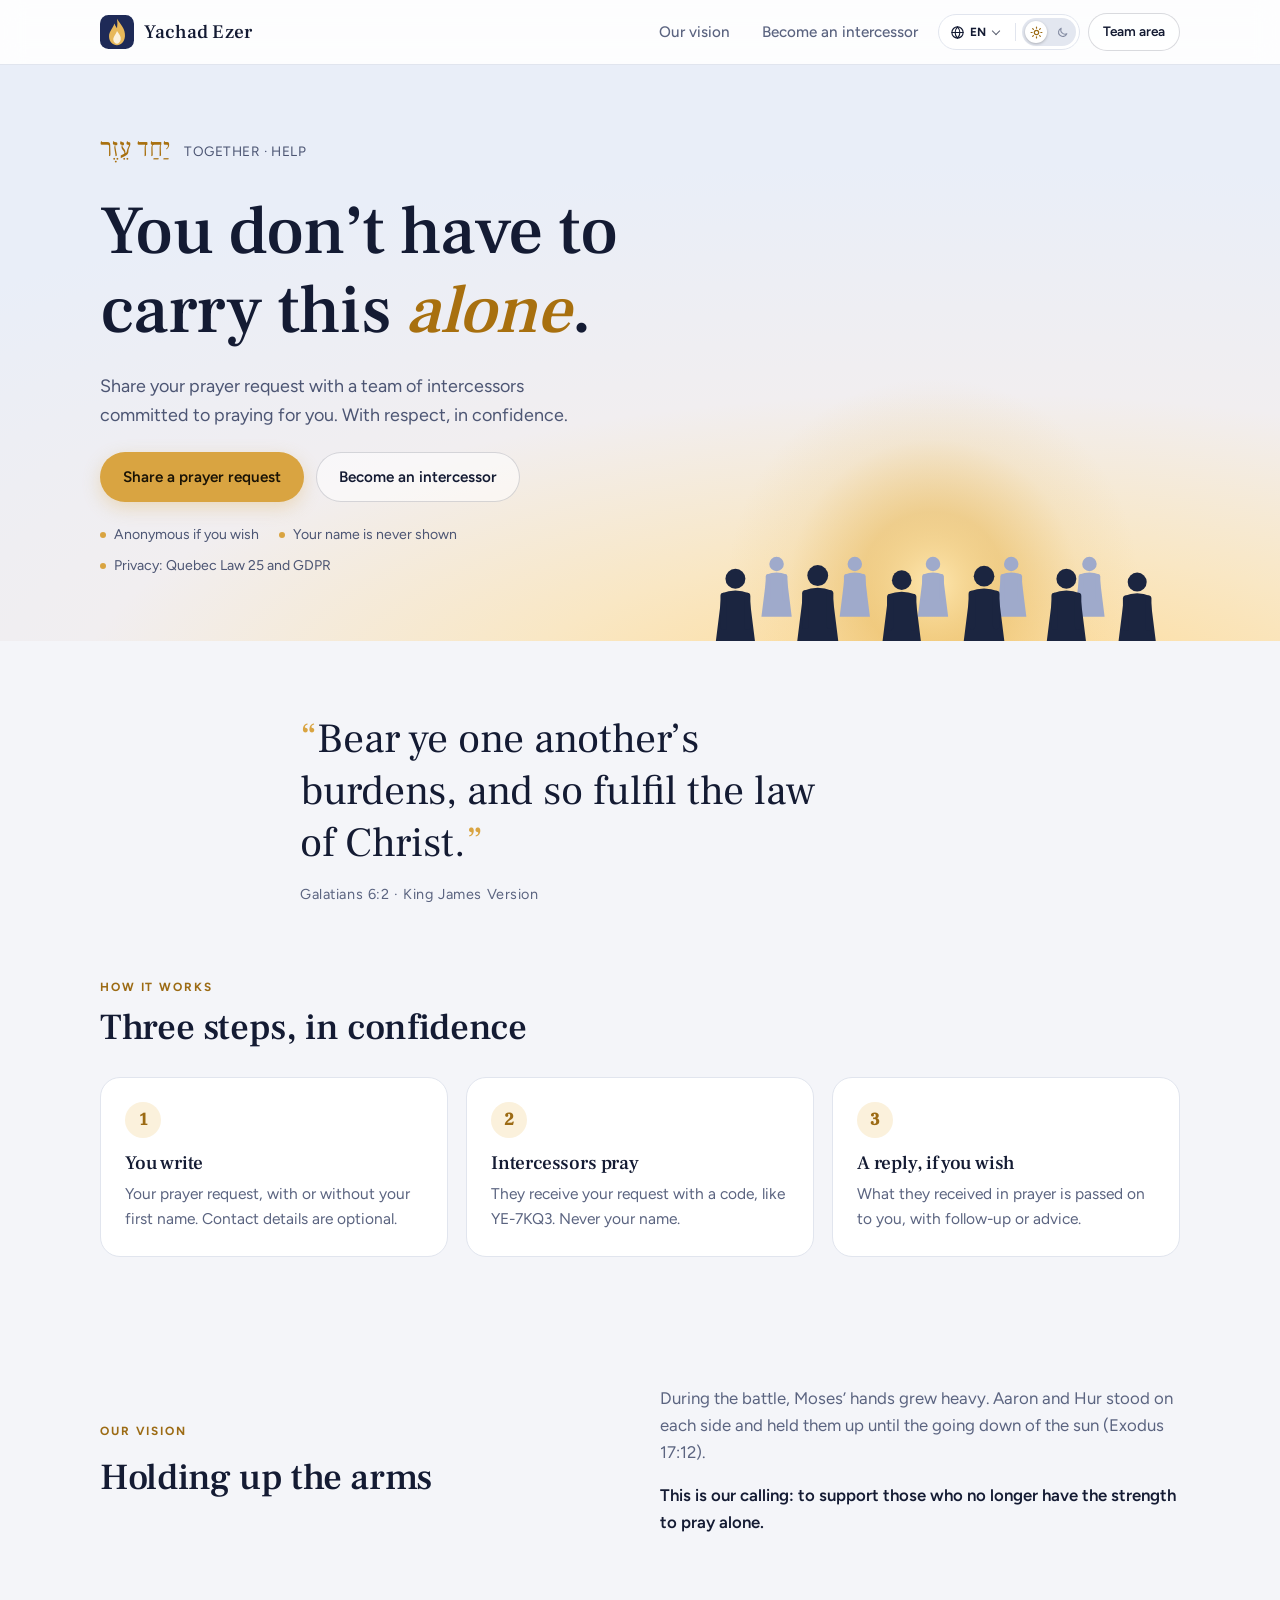
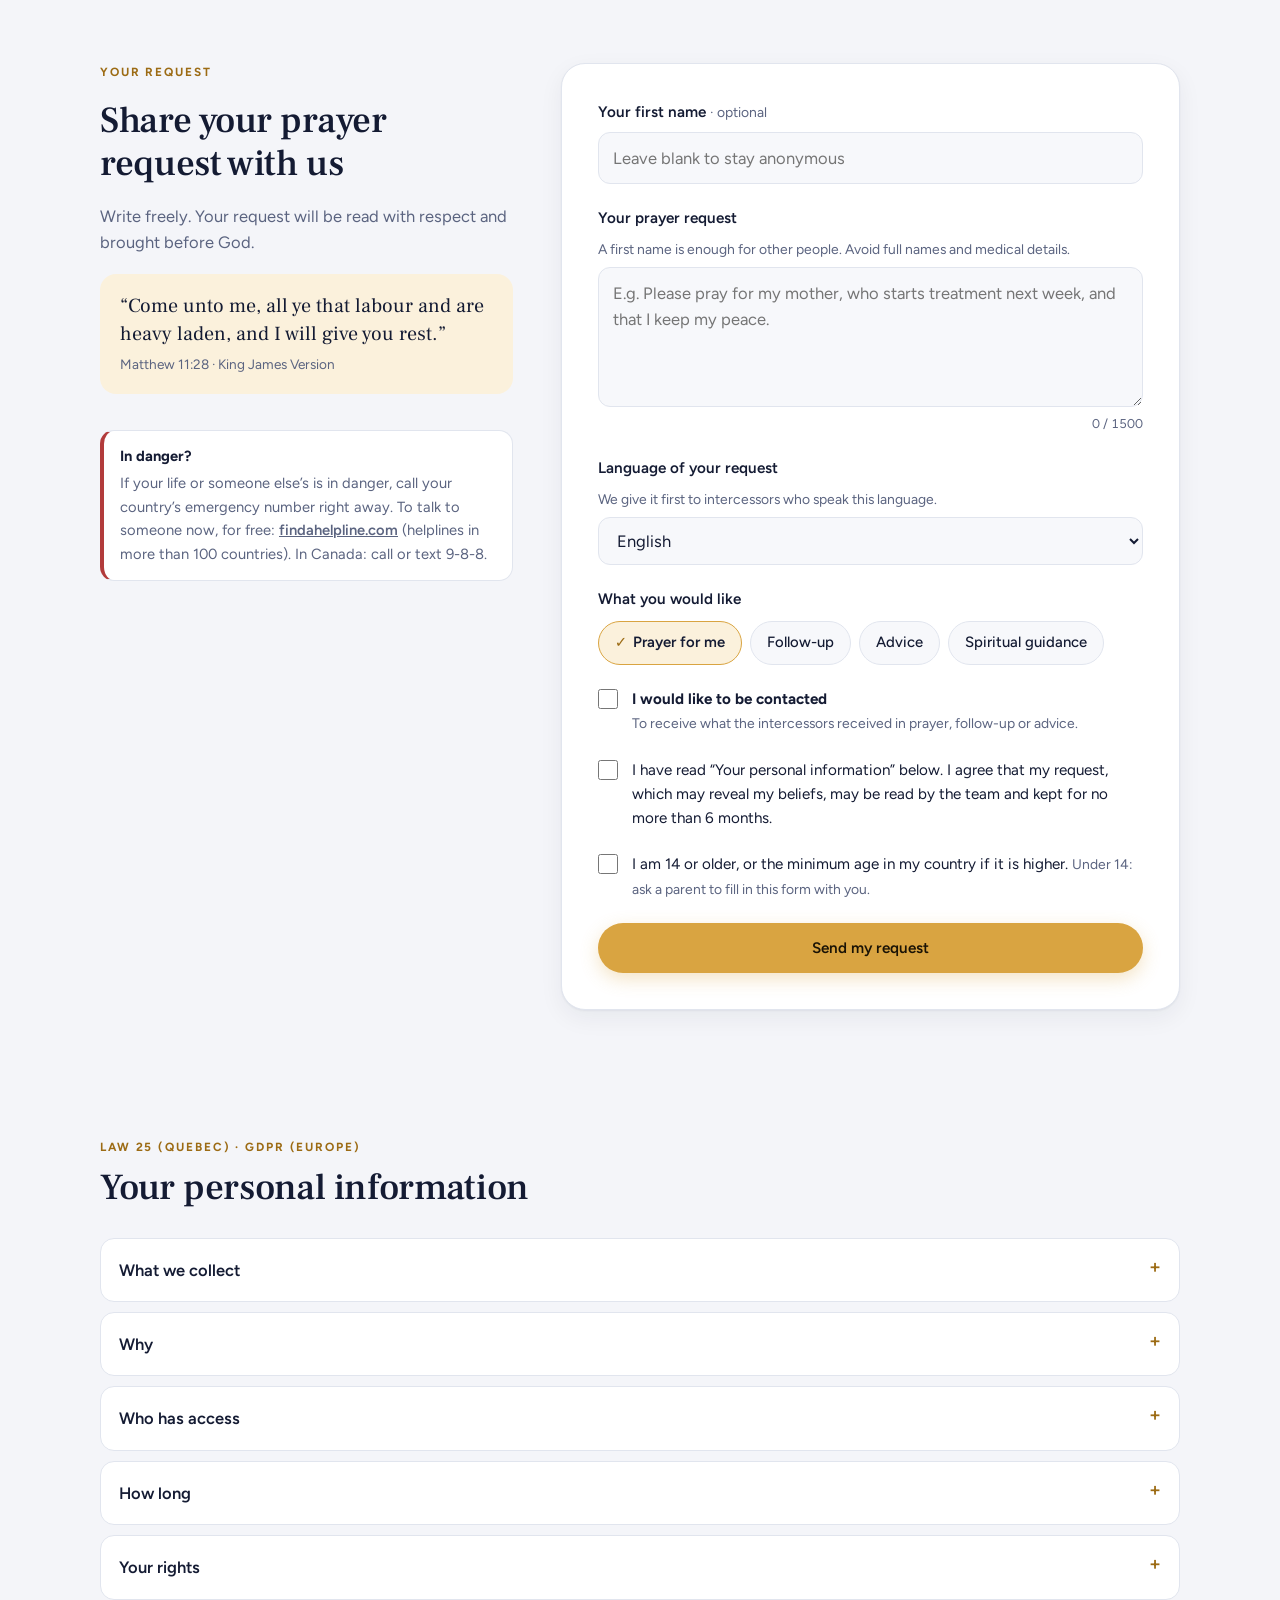
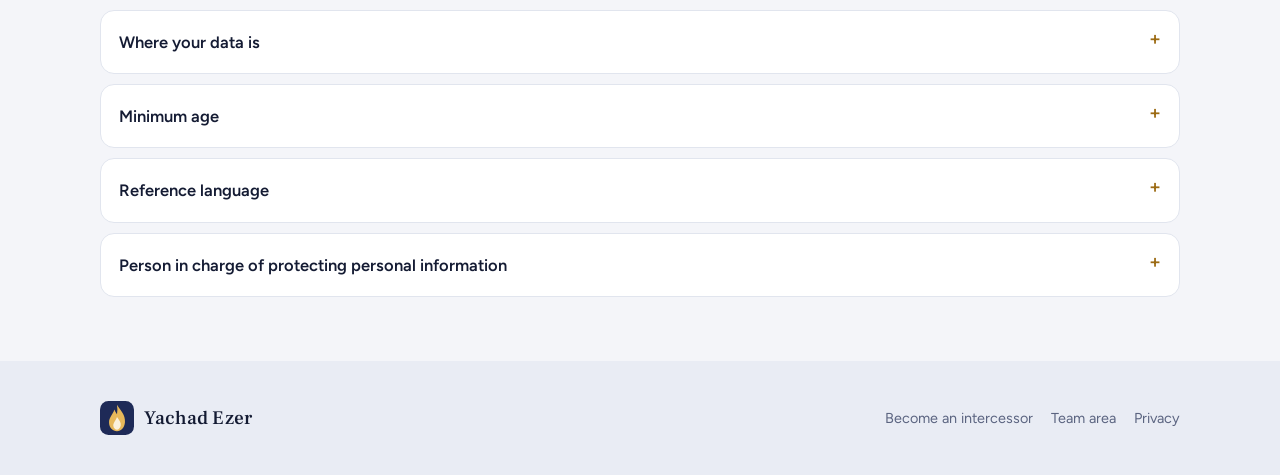
<file: index.html>
<!doctype html>
<html lang="fr-CA">
<head>
<meta charset="utf-8">
<meta http-equiv="Content-Security-Policy" content="default-src 'self'; script-src 'self'; style-src 'self' 'unsafe-inline'; img-src 'self' data:; font-src 'self'; connect-src 'self' https://kklvokzhptyogutwakol.supabase.co wss://kklvokzhptyogutwakol.supabase.co; manifest-src 'self'; worker-src 'self'; base-uri 'self'; form-action 'self'; object-src 'none'; frame-src 'none'">
<meta name="referrer" content="strict-origin-when-cross-origin">
<meta name="viewport" content="width=device-width, initial-scale=1, viewport-fit=cover">
<script src="js/boot.js?v=8"></script>
<link rel="icon" href="favicon.svg" type="image/svg+xml">
<link rel="apple-touch-icon" href="apple-touch-icon.png">
<title data-i18n="idx.title">Yachad Ezer · Requêtes de prière</title>
<meta name="description" data-i18n-attr="content:idx.desc" content="Confiez votre sujet de prière à l’équipe d’intercession Yachad Ezer. Ensemble, nous portons les fardeaux les uns des autres.">
<link rel="manifest" href="manifest.webmanifest">
<link rel="canonical" href="https://ezernx.github.io/yachad-ezer/">
<meta property="og:type" content="website">
<meta property="og:site_name" content="Yachad Ezer">
<meta property="og:title" content="Yachad Ezer · Vous n’avez pas à porter cela seul">
<meta property="og:description" content="Confiez votre sujet de prière à une équipe d’intercesseurs. Anonyme si vous le voulez, en toute confidentialité.">
<meta property="og:url" content="https://ezernx.github.io/yachad-ezer/">
<meta property="og:image" content="https://ezernx.github.io/yachad-ezer/og-image.jpg">
<meta property="og:image:width" content="1200">
<meta property="og:image:height" content="630">
<meta property="og:image:alt" content="Des personnes lèvent les mains vers la lumière. Yachad Ezer : vous n’avez pas à porter cela seul.">
<meta property="og:locale" content="fr_CA">
<meta property="og:locale:alternate" content="en_CA">
<meta name="twitter:card" content="summary_large_image">
<meta name="theme-color" content="#0D1430">
<link rel="stylesheet" href="css/fonts.css?v=8">
<link rel="stylesheet" href="css/style.css?v=8">
</head>
<body class="public">

<header class="site-header">
  <div class="container">
    <a class="brand" href="./"><svg class="logo" viewBox="0 0 64 64" aria-hidden="true"><rect width="64" height="64" rx="16" fill="#1E2A57"/><path d="M32 7c7 11 16 19 15 33-1 10-7 17-15 17s-15-7-15-17c0-9 7-14 10-24 2 5 4 7 5 9 1-6 1-12 0-18z" fill="#E7B85A"/><path d="M32 30c4 6 8 10 7 16-1 5-4 8-7 8s-7-3-7-8c0-5 4-8 7-16z" fill="#FBF1DC"/></svg><b>Yachad Ezer</b></a>
    <nav>
      <a class="link" href="#vision" data-i18n="nav.vision">Notre vision</a>
      <a class="link" href="devenir-intercesseur.html" data-i18n="nav.join">Devenir intercesseur</a>
      <div data-prefs></div>
      <a class="btn btn-light btn-sm" href="connexion.html" data-i18n="nav.team">Espace équipe</a>
    </nav>
  </div>
</header>

<section class="hero">
  <div class="container">
    <div class="hero-text">
      <div class="hebrew"><span lang="he" dir="rtl">יַחַד עֵזֶר</span><small data-i18n="hero.small">ENSEMBLE · SECOURS</small></div>
      <h1 data-i18n-html="hero.h1">Vous n’avez pas à porter cela <em>seul</em>.</h1>
      <p class="lead" data-i18n="hero.lead">Confiez votre sujet de prière à une équipe d’intercesseurs qui s’engage à prier pour vous. Avec respect, dans la confidentialité.</p>
      <div class="cta">
        <a class="btn btn-primary" href="#demande" data-i18n="hero.cta">Confier une demande</a>
        <a class="btn btn-light" href="devenir-intercesseur.html" data-i18n="nav.join">Devenir intercesseur</a>
      </div>
      <ul class="trust">
        <li data-i18n="trust.1">Anonyme si vous le voulez</li>
        <li data-i18n="trust.2">Votre nom n’est jamais montré</li>
        <li data-i18n="trust.3">Vie privée : Loi 25 et RGPD</li>
      </ul>
    </div>
    <div class="hero-art"><svg class="praise" data-i18n-attr="aria-label:praise.alt" viewBox="0 0 600 360" role="img" aria-label="Des personnes lèvent les mains vers la lumière">
  <defs><radialGradient id="ye-sun" cx="50%" cy="50%" r="50%">
    <stop offset="0%" style="stop-color:#FFE8B0;stop-opacity:.95"/>
    <stop offset="35%" style="stop-color:#E7B85A;stop-opacity:.55"/>
    <stop offset="70%" style="stop-color:#E7B85A;stop-opacity:.12"/>
    <stop offset="100%" style="stop-color:#E7B85A;stop-opacity:0"/></radialGradient></defs>
  <circle class="sun" cx="300" cy="290" r="250" fill="url(#ye-sun)"/>
  <circle class="spark" cx="200" cy="200" r="2.5" style="animation-delay:-0s"/><circle class="spark" cx="330" cy="180" r="2" style="animation-delay:-2s"/><circle class="spark" cx="270" cy="150" r="3" style="animation-delay:-4s"/><circle class="spark" cx="420" cy="210" r="2" style="animation-delay:-5.5s"/><circle class="spark" cx="150" cy="230" r="2" style="animation-delay:-6.5s"/>
  <g class="back" transform="translate(110 330) scale(0.8)"><circle cx="0" cy="-80" r="11"/><path d="M-15,-64 Q0,-70 15,-64 L23,0 L-23,0 Z"/><g transform="translate(-13 -61)"><line class="arm" x1="0" y1="0" x2="0" y2="34" style="animation-delay:-1.2s"/></g><g transform="translate(13 -61)"><line class="arm r" x1="0" y1="0" x2="0" y2="34" style="animation-delay:-1.2s"/></g></g><g class="back" transform="translate(205 330) scale(0.8)"><circle cx="0" cy="-80" r="11"/><path d="M-15,-64 Q0,-70 15,-64 L23,0 L-23,0 Z"/><g transform="translate(-13 -61)"><line class="arm" x1="0" y1="0" x2="0" y2="34" style="animation-delay:-2.6s"/></g><g transform="translate(13 -61)"><line class="arm r" x1="0" y1="0" x2="0" y2="34" style="animation-delay:-2.6s"/></g></g><g class="back" transform="translate(300 330) scale(0.8)"><circle cx="0" cy="-80" r="11"/><path d="M-15,-64 Q0,-70 15,-64 L23,0 L-23,0 Z"/><g transform="translate(-13 -61)"><line class="arm" x1="0" y1="0" x2="0" y2="34" style="animation-delay:-0.4s"/></g><g transform="translate(13 -61)"><line class="arm r" x1="0" y1="0" x2="0" y2="34" style="animation-delay:-0.4s"/></g></g><g class="back" transform="translate(395 330) scale(0.8)"><circle cx="0" cy="-80" r="11"/><path d="M-15,-64 Q0,-70 15,-64 L23,0 L-23,0 Z"/><g transform="translate(-13 -61)"><line class="arm" x1="0" y1="0" x2="0" y2="34" style="animation-delay:-2.0s"/></g><g transform="translate(13 -61)"><line class="arm r" x1="0" y1="0" x2="0" y2="34" style="animation-delay:-2.0s"/></g></g><g class="back" transform="translate(490 330) scale(0.8)"><circle cx="0" cy="-80" r="11"/><path d="M-15,-64 Q0,-70 15,-64 L23,0 L-23,0 Z"/><g transform="translate(-13 -61)"><line class="arm" x1="0" y1="0" x2="0" y2="34" style="animation-delay:-3.1s"/></g><g transform="translate(13 -61)"><line class="arm r" x1="0" y1="0" x2="0" y2="34" style="animation-delay:-3.1s"/></g></g>
  <g class="front" transform="translate(60 372) scale(1.1)"><circle cx="0" cy="-80" r="11"/><path d="M-15,-64 Q0,-70 15,-64 L23,0 L-23,0 Z"/><g transform="translate(-13 -61)"><line class="arm" x1="0" y1="0" x2="0" y2="34" style="animation-delay:-0s"/></g><g transform="translate(13 -61)"><line class="arm r" x1="0" y1="0" x2="0" y2="34" style="animation-delay:-0s"/></g></g><g class="front" transform="translate(160 372) scale(1.15)"><circle cx="0" cy="-80" r="11"/><path d="M-15,-64 Q0,-70 15,-64 L23,0 L-23,0 Z"/><g transform="translate(-13 -61)"><line class="arm" x1="0" y1="0" x2="0" y2="34" style="animation-delay:-1.6s"/></g><g transform="translate(13 -61)"><line class="arm r" x1="0" y1="0" x2="0" y2="34" style="animation-delay:-1.6s"/></g></g><g class="front" transform="translate(262 372) scale(1.08)"><circle cx="0" cy="-80" r="11"/><path d="M-15,-64 Q0,-70 15,-64 L23,0 L-23,0 Z"/><g transform="translate(-13 -61)"><line class="arm" x1="0" y1="0" x2="0" y2="34" style="animation-delay:-0.8s"/></g><g transform="translate(13 -61)"><line class="arm r" x1="0" y1="0" x2="0" y2="34" style="animation-delay:-0.8s"/></g></g><g class="front" transform="translate(362 372) scale(1.14)"><circle cx="0" cy="-80" r="11"/><path d="M-15,-64 Q0,-70 15,-64 L23,0 L-23,0 Z"/><g transform="translate(-13 -61)"><line class="arm" x1="0" y1="0" x2="0" y2="34" style="animation-delay:-2.3s"/></g><g transform="translate(13 -61)"><line class="arm r" x1="0" y1="0" x2="0" y2="34" style="animation-delay:-2.3s"/></g></g><g class="front" transform="translate(462 372) scale(1.1)"><circle cx="0" cy="-80" r="11"/><path d="M-15,-64 Q0,-70 15,-64 L23,0 L-23,0 Z"/><g transform="translate(-13 -61)"><line class="arm" x1="0" y1="0" x2="0" y2="34" style="animation-delay:-1.1s"/></g><g transform="translate(13 -61)"><line class="arm r" x1="0" y1="0" x2="0" y2="34" style="animation-delay:-1.1s"/></g></g><g class="front" transform="translate(548 372) scale(1.05)"><circle cx="0" cy="-80" r="11"/><path d="M-15,-64 Q0,-70 15,-64 L23,0 L-23,0 Z"/><g transform="translate(-13 -61)"><line class="arm" x1="0" y1="0" x2="0" y2="34" style="animation-delay:-2.9s"/></g><g transform="translate(13 -61)"><line class="arm r" x1="0" y1="0" x2="0" y2="34" style="animation-delay:-2.9s"/></g></g>
</svg></div>
  </div>
</section>

<main>
  <div class="container narrow">
    <div class="verse-band">
      <blockquote data-i18n="v.gal">Portez les fardeaux les uns des autres, et vous accomplirez ainsi la loi de Christ.</blockquote>
      <cite data-i18n="v.gal.ref">Galates 6.2 · Louis Segond 1910</cite>
    </div>
  </div>

  <div class="container">
    <section class="section" style="padding-top:0" aria-labelledby="steps-title">
      <div class="section-head">
        <span class="eyebrow" data-i18n="steps.eyebrow">Comment ça marche</span>
        <h2 id="steps-title" data-i18n="steps.title">Trois étapes, en toute confidence</h2>
      </div>
      <ol class="steps">
        <li><h3 data-i18n="steps.1.t">Vous écrivez</h3><p data-i18n="steps.1.p">Votre sujet de prière, avec ou sans votre prénom. Le contact est facultatif.</p></li>
        <li><h3 data-i18n="steps.2.t">Des intercesseurs prient</h3><p data-i18n="steps.2.p">Ils reçoivent votre demande avec un code, comme YE-7KQ3. Jamais votre nom.</p></li>
        <li><h3 data-i18n="steps.3.t">Une réponse, si vous le voulez</h3><p data-i18n="steps.3.p">Ce qu’ils ont reçu en priant vous est transmis, avec un suivi ou un conseil.</p></li>
      </ol>
    </section>

    <section class="section" id="vision" aria-labelledby="vision-title">
      <div class="vision">
        <div class="stack">
          <span class="eyebrow" data-i18n="nav.vision">Notre vision</span>
          <h2 id="vision-title" data-i18n="vision.title">Tenir les bras levés</h2>
        </div>
        <div class="stack">
          <p data-i18n="vision.p1">Pendant la bataille, les bras de Moïse devenaient lourds. Aaron et Hur se sont placés de chaque côté et les ont soutenus jusqu’au coucher du soleil (Exode 17.12).</p>
          <p><strong data-i18n="vision.p2">C’est notre appel : soutenir ceux qui n’ont plus la force de prier seuls.</strong></p>
        </div>
      </div>
    </section>

    <section class="section" id="demande" aria-labelledby="form-title">
      <div class="form-split">
        <aside>
          <span class="eyebrow" data-i18n="form.eyebrow">Votre demande</span>
          <h2 id="form-title" data-i18n="form.title">Confiez-nous votre sujet de prière</h2>
          <p class="muted" data-i18n="form.intro">Écrivez librement. Votre demande sera lue avec respect et portée devant Dieu.</p>
          <div class="verse">
            <blockquote data-i18n="v.mat">« Venez à moi, vous tous qui êtes fatigués et chargés, et je vous donnerai du repos. »</blockquote>
            <cite data-i18n="v.mat.ref">Matthieu 11.28 · Louis Segond 1910</cite>
          </div>
          <div class="crisis" role="note">
            <b data-i18n="crisis.t">En danger ?</b>
            <p data-i18n-html="crisis.p">Si votre vie ou celle de quelqu’un est en danger, appelez tout de suite les urgences de votre pays.</p>
          </div>
        </aside>

        <div>
          <div class="form-card" id="formSection">
            <form id="prayerForm" novalidate>
              <div class="trap" aria-hidden="true">
                <label for="f-website" data-i18n="f.trap">Ne pas remplir</label>
                <input type="text" id="f-website" tabindex="-1" autocomplete="off">
              </div>

              <div class="field">
                <label for="f-name" data-i18n-html="f.name">Votre prénom <span class="hint">· facultatif</span></label>
                <input type="text" id="f-name" maxlength="80" autocomplete="given-name" data-i18n-attr="placeholder:f.name.ph" placeholder="Laissez vide pour rester anonyme">
              </div>

              <div class="field">
                <label for="f-text" data-i18n="f.text">Votre sujet de prière</label>
                <span class="hint" data-i18n="f.text.hint">Un prénom suffit pour les autres personnes. Évitez les noms complets et les détails médicaux.</span>
                <textarea id="f-text" maxlength="1500" required data-i18n-attr="placeholder:f.text.ph" placeholder="Ex. : Priez pour ma mère qui commence un traitement la semaine prochaine, et pour que je garde la paix."></textarea>
                <span class="chars" id="charCount">0 / 1500</span>
                <span class="err" id="err-text" hidden data-i18n="f.text.err">Écrivez au moins quelques mots pour que nous sachions comment prier.</span>
              </div>

              <div class="field">
                <label for="f-lang" data-i18n="f.lang">Langue de votre demande</label>
                <span class="hint" data-i18n="f.lang.hint">Nous la confions en priorité à des intercesseurs qui parlent cette langue.</span>
                <select id="f-lang"></select>
              </div>

              <fieldset>
                <span class="legend" data-i18n="needs.legend">Ce que vous souhaitez</span>
                <div class="choices">
                  <label class="chip"><input type="checkbox" name="need" value="priere" id="need-priere" checked><span data-i18n="chip.priere">Que l’on prie pour moi</span></label>
                  <label class="chip"><input type="checkbox" name="need" value="suivi" id="need-suivi"><span data-i18n="chip.suivi">Un suivi</span></label>
                  <label class="chip"><input type="checkbox" name="need" value="conseil" id="need-conseil"><span data-i18n="chip.conseil">Un conseil</span></label>
                  <label class="chip"><input type="checkbox" name="need" value="orientation" id="need-orientation"><span data-i18n="chip.orientation">Une orientation spirituelle</span></label>
                </div>
              </fieldset>

              <label class="check"><input type="checkbox" id="f-wantContact"><span data-i18n-html="f.want"><b>Je souhaite qu’on me recontacte</b><br><span class="hint">Pour recevoir ce que les intercesseurs ont reçu en priant, un suivi ou un conseil.</span></span></label>

              <div class="box" id="contactBox" hidden>
                <fieldset>
                  <span class="legend" data-i18n="contact.legend">Comment vous joindre ?</span>
                  <div class="choices">
                    <label class="chip"><input type="radio" name="via" value="courriel" id="via-mail" checked><span data-i18n="contact.mail">Courriel</span></label>
                    <label class="chip"><input type="radio" name="via" value="telephone" id="via-tel"><span data-i18n="contact.tel">Téléphone</span></label>
                  </div>
                </fieldset>
                <div class="field" id="mailField">
                  <label for="f-email" data-i18n="contact.mail">Courriel</label>
                  <input type="email" id="f-email" maxlength="120" autocomplete="email" data-i18n-attr="placeholder:f.email.ph" placeholder="nom@exemple.com">
                </div>
                <div class="field" id="telField" hidden>
                  <label for="f-tel" data-i18n="f.tel">Numéro de téléphone</label>
                  <input type="tel" id="f-tel" maxlength="20" autocomplete="tel" placeholder="450 555-0123">
                </div>
                <span class="err" id="err-contact" hidden data-i18n="contact.err">Ce moyen de contact ne semble pas valide. Vérifiez-le.</span>
                <label class="check"><input type="checkbox" id="f-consentContact"><span data-i18n-html="contact.consent">J’accepte que Yachad Ezer utilise ce moyen de contact <b>uniquement</b> pour répondre à ma demande.</span></label>
                <span class="err" id="err-consentContact" hidden data-i18n="contact.consent.err">Ce consentement est nécessaire pour qu’on puisse vous recontacter.</span>
              </div>

              <label class="check"><input type="checkbox" id="f-consent"><span data-i18n="f.consent">J’ai lu « Vos renseignements personnels » plus bas. J’accepte que ma demande, qui peut révéler mes croyances, soit lue par l’équipe et conservée au plus 6 mois.</span></label>
              <span class="err" id="err-consent" hidden data-i18n="f.consent.err">Votre consentement est nécessaire pour envoyer la demande.</span>

              <label class="check"><input type="checkbox" id="f-age"><span data-i18n-html="f.age">J’ai 14 ans ou plus. <span class="hint">Moins de 14 ans : demande à un parent de remplir ce formulaire avec toi.</span></span></label>
              <span class="err" id="err-age" hidden data-i18n="f.age.err">Confirmez votre âge, ou demandez l’aide d’un parent.</span>

              <button class="btn btn-primary" type="submit" id="submitBtn" data-i18n="f.submit">Confier ma demande</button>
              <span class="err" id="err-send" hidden></span>
            </form>
          </div>

          <div class="form-card stack thanks" id="thanks" hidden aria-live="polite">
            <div class="flame" aria-hidden="true"><i></i><b></b></div>
            <h2 data-i18n="thanks.title">Votre demande est entre de bonnes mains.</h2>
            <p class="muted" id="thanksText"></p>
            <div class="follow" id="followBox" hidden>
              <h3 data-i18n="follow.title">Votre lien de suivi privé</h3>
              <p class="hint" data-i18n="follow.explain">Gardez ce lien précieusement : c’est la seule façon de voir combien de personnes ont prié pour vous, de partager un témoignage ou de supprimer votre demande. Nous ne pouvons pas le retrouver pour vous.</p>
              <label class="sr-only" for="followUrl" data-i18n="follow.title">Votre lien de suivi privé</label>
              <input type="text" id="followUrl" readonly>
              <div class="people">
                <button class="btn btn-primary btn-sm" type="button" id="followCopy" data-i18n="follow.copy">Copier le lien</button>
                <a class="btn btn-secondary btn-sm" id="followOpen" href="suivi.html" target="_blank" rel="noopener" data-i18n="follow.open">Ouvrir ma page de suivi</a>
              </div>
            </div>
            <div class="verse" style="text-align:left">
              <blockquote data-i18n="v.phil">« Ne vous inquiétez de rien ; mais en toute chose faites connaître vos besoins à Dieu par des prières. »</blockquote>
              <cite data-i18n="v.phil.ref">Philippiens 4.6 · Louis Segond 1910</cite>
            </div>
            <button class="btn btn-secondary" id="againBtn" type="button" data-i18n="thanks.again">Envoyer une autre demande</button>
          </div>
        </div>
      </div>
    </section>

    <section class="section" id="temoignages" hidden aria-labelledby="tst-title">
      <div class="section-head"><span class="eyebrow" data-i18n="tst.eyebrow">Prières exaucées</span><h2 id="tst-title" data-i18n="tst.title">Ils témoignent</h2></div>
      <div class="tst-grid" id="tstList"></div>
    </section>

    <section class="section" id="confidentialite" aria-labelledby="privacy-title">
      <div class="section-head"><span class="eyebrow" data-i18n="privacy.eyebrow">Loi 25 (Québec) · RGPD (Europe)</span><h2 id="privacy-title" data-i18n="privacy.title">Vos renseignements personnels</h2></div>
      <div class="privacy">
        <details><summary data-i18n="privacy.1.s">Ce que nous recueillons</summary>
          <div class="pbody" data-i18n="privacy.1.b">Votre sujet de prière, un prénom si vous le donnez, et un courriel ou un numéro seulement si vous demandez à être recontacté. Rien d’autre.</div></details>
        <details><summary data-i18n="privacy.2.s">Pourquoi</summary>
          <div class="pbody" data-i18n="privacy.2.b">Pour prier pour vous et, si vous le demandez, vous transmettre une réponse, un suivi ou un conseil. Pas d’infolettre, pas de publicité, aucune vente ni partage.</div></details>
        <details><summary data-i18n="privacy.3.s">Qui y a accès</summary>
          <div class="pbody" data-i18n="privacy.3.b">Les intercesseurs voient le texte de la demande avec un code, jamais votre nom ni vos coordonnées. Seul l’administrateur peut voir votre prénom et vos coordonnées. Chaque intercesseur a signé un engagement de confidentialité. Les données sont hébergées par Supabase au Canada, possiblement hors du Québec.</div></details>
        <details><summary data-i18n="privacy.4.s">Combien de temps</summary>
          <div class="pbody" data-i18n="privacy.4.b">Au plus 6 mois. Ensuite, la demande, vos coordonnées et les notes des intercesseurs sont supprimées automatiquement.</div></details>
        <details><summary data-i18n="privacy.5.s">Vos droits</summary>
          <div class="pbody" data-i18n-html="privacy.5.b"><ul><li>Demander à consulter, corriger ou supprimer vos renseignements.</li><li>Retirer votre consentement en tout temps.</li><li>Porter plainte à la Commission d’accès à l’information du Québec.</li></ul></div></details>
        <details><summary data-i18n="privacy.7.s">Où sont vos données</summary>
          <div class="pbody" data-i18n="privacy.7.b"></div></details>
        <details><summary data-i18n="privacy.8.s">Âge minimum</summary>
          <div class="pbody" data-i18n="privacy.8.b"></div></details>
        <details><summary data-i18n="privacy.9.s">Langue de référence</summary>
          <div class="pbody" data-i18n="privacy.9.b"></div></details>
        <details><summary data-i18n="privacy.6.s">Responsable de la protection des renseignements personnels</summary>
          <div class="pbody">
            <!-- Le nom et le courriel viennent de js/config.js (PRIVACY_OFFICER) -->
            <p id="officer"></p>
            <p data-i18n="privacy.6.b">Écrivez-lui en indiquant la date de votre demande. En cas d’incident de confidentialité présentant un risque de préjudice sérieux, nous avisons les personnes concernées et la Commission d’accès à l’information.</p>
          </div></details>
      </div>
    </section>
  </div>
</main>

<footer class="site-footer">
  <div class="container">
    <span class="brand"><svg class="logo" viewBox="0 0 64 64" aria-hidden="true"><rect width="64" height="64" rx="16" fill="#1E2A57"/><path d="M32 7c7 11 16 19 15 33-1 10-7 17-15 17s-15-7-15-17c0-9 7-14 10-24 2 5 4 7 5 9 1-6 1-12 0-18z" fill="#E7B85A"/><path d="M32 30c4 6 8 10 7 16-1 5-4 8-7 8s-7-3-7-8c0-5 4-8 7-16z" fill="#FBF1DC"/></svg><b>Yachad Ezer</b></span>
    <nav><a href="devenir-intercesseur.html" data-i18n="nav.join">Devenir intercesseur</a><a href="connexion.html" data-i18n="nav.team">Espace équipe</a><a href="#confidentialite" data-i18n="nav.privacy">Confidentialité</a></nav>
  </div>
</footer>

<script src="js/i18n.js?v=8"></script>
<script src="js/vendor/supabase-2.117.3.js"></script>
<script type="module" src="js/pages/accueil.js?v=8"></script>

</body>
</html>
</file>
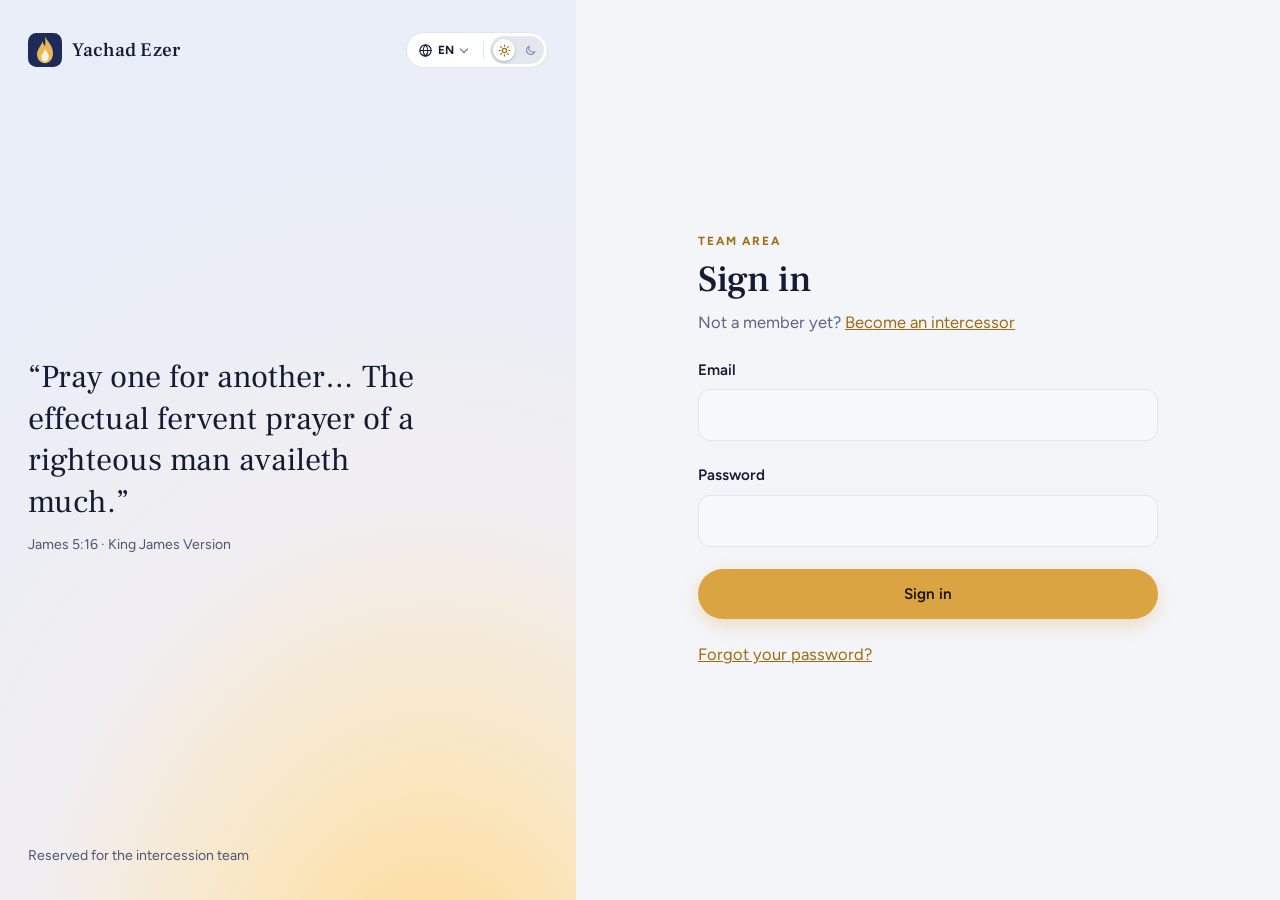
<file: admin.html>
<!doctype html>
<html lang="fr-CA">
<head>
<meta charset="utf-8">
<meta http-equiv="Content-Security-Policy" content="default-src 'self'; script-src 'self'; style-src 'self' 'unsafe-inline'; img-src 'self' data:; font-src 'self'; connect-src 'self' https://kklvokzhptyogutwakol.supabase.co wss://kklvokzhptyogutwakol.supabase.co; manifest-src 'self'; worker-src 'self'; base-uri 'self'; form-action 'self'; object-src 'none'; frame-src 'none'">
<meta name="robots" content="noindex, nofollow">
<meta name="referrer" content="strict-origin-when-cross-origin">
<meta name="viewport" content="width=device-width, initial-scale=1, viewport-fit=cover">
<script src="js/boot.js?v=8"></script>
<link rel="icon" href="favicon.svg" type="image/svg+xml">
<link rel="apple-touch-icon" href="apple-touch-icon.png">
<title data-i18n="a.title">Portail admin · Yachad Ezer</title>
<link rel="manifest" href="manifest.webmanifest">
<meta name="theme-color" content="#0D1430">
<link rel="stylesheet" href="css/fonts.css?v=8">
<link rel="stylesheet" href="css/style.css?v=8">
</head>
<body>
<div class="app">
  <aside class="sidebar">
    <a class="brand" href="./"><svg class="logo" viewBox="0 0 64 64" aria-hidden="true"><rect width="64" height="64" rx="16" fill="#1E2A57"/><path d="M32 7c7 11 16 19 15 33-1 10-7 17-15 17s-15-7-15-17c0-9 7-14 10-24 2 5 4 7 5 9 1-6 1-12 0-18z" fill="#E7B85A"/><path d="M32 30c4 6 8 10 7 16-1 5-4 8-7 8s-7-3-7-8c0-5 4-8 7-16z" fill="#FBF1DC"/></svg><b>Yachad Ezer</b></a>
    <span class="side-label" data-i18n="a.side">Administration</span>
    <button class="nav-item" type="button" data-tab="requests" aria-current="page"><svg viewBox="0 0 24 24"><path d="M4 13h4l2 3h4l2-3h4"/><path d="M5 5h14l1 8v6H4v-6z"/></svg><span data-i18n="a.nav.requests">Demandes</span><span class="count" id="c-requests">0</span></button>
    <button class="nav-item" type="button" data-tab="observations"><svg viewBox="0 0 24 24"><path d="M20 15a2 2 0 0 1-2 2H8l-4 4V5a2 2 0 0 1 2-2h12a2 2 0 0 1 2 2z"/></svg><span data-i18n="a.nav.obs">Observations</span><span class="count" id="c-observations">0</span></button>
    <button class="nav-item" type="button" data-tab="members"><svg viewBox="0 0 24 24"><circle cx="9" cy="8" r="3.5"/><path d="M2.5 20c.8-3.5 3.3-5.5 6.5-5.5s5.7 2 6.5 5.5"/><path d="M16 4.6a3.5 3.5 0 0 1 0 6.8M18 14.8c2 .7 3.2 2.5 3.6 5.2"/></svg><span data-i18n="a.nav.members">Intercesseurs</span><span class="count" id="c-members">0</span></button>
    <button class="nav-item" type="button" data-tab="testimonies"><svg viewBox="0 0 24 24"><path d="M12 3l2.6 5.3 5.9.9-4.3 4.1 1 5.8L12 16.4l-5.2 2.7 1-5.8-4.3-4.1 5.9-.9z"/></svg><span data-i18n="a.nav.tst">Témoignages</span><span class="count" id="c-testimonies">0</span></button>
    <button class="nav-item" type="button" data-tab="settings"><svg viewBox="0 0 24 24"><path d="M4 6h10M18 6h2M4 12h4M12 12h8M4 18h12M20 18h0"/><circle cx="16" cy="6" r="2"/><circle cx="10" cy="12" r="2"/><circle cx="18" cy="18" r="2"/></svg><span data-i18n="a.nav.settings">Réglages</span></button>
    <span class="side-label" data-i18n="a.prayer">Prière</span>
    <a class="nav-item nav-pray" href="membre.html"><svg viewBox="0 0 24 24"><path d="M12 21s-7-4.4-7-10a4 4 0 0 1 7-2.6A4 4 0 0 1 19 11c0 5.6-7 10-7 10z"/></svg><span data-i18n="m.todo">À prier</span></a>
    <div class="side-prefs" data-prefs></div>
    <div class="side-foot">
      <span id="meAvatar"></span>
      <div class="who"><b id="meName"></b><span data-i18n="role.admin">Administrateur</span></div>
      <button class="btn btn-ghost btn-sm" type="button" data-logout data-i18n="logout">Sortir</button>
    </div>
  </aside>

  <main class="app-main" id="main">
    <div class="mobile-top">
      <a class="brand" href="./"><svg class="logo" viewBox="0 0 64 64" aria-hidden="true"><rect width="64" height="64" rx="16" fill="#1E2A57"/><path d="M32 7c7 11 16 19 15 33-1 10-7 17-15 17s-15-7-15-17c0-9 7-14 10-24 2 5 4 7 5 9 1-6 1-12 0-18z" fill="#E7B85A"/><path d="M32 30c4 6 8 10 7 16-1 5-4 8-7 8s-7-3-7-8c0-5 4-8 7-16z" fill="#FBF1DC"/></svg><b>Yachad Ezer</b></a>
      <div class="right"><div data-prefs></div><button class="btn btn-ghost btn-sm" type="button" data-logout data-i18n="logout">Sortir</button></div>
    </div>
    <div id="panel"><p class="empty" data-i18n="a.loading">Chargement…</p></div>
  </main>
</div>

<script src="js/i18n.js?v=8"></script>
<script src="js/vendor/supabase-2.117.3.js"></script>
<script type="module" src="js/pages/admin.js?v=8"></script>

</body>
</html>
</file>
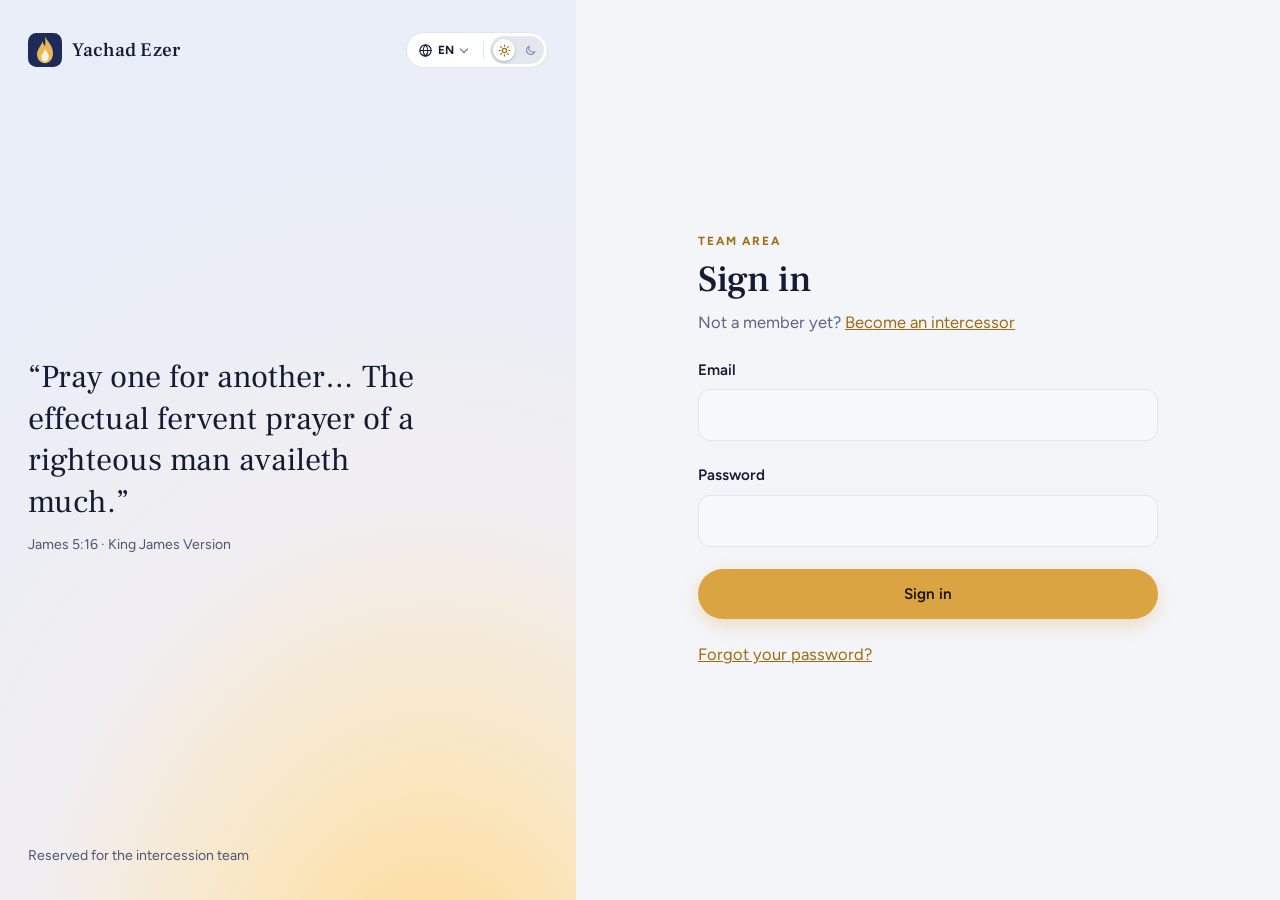
<file: connexion.html>
<!doctype html>
<html lang="fr-CA">
<head>
<meta charset="utf-8">
<meta http-equiv="Content-Security-Policy" content="default-src 'self'; script-src 'self'; style-src 'self' 'unsafe-inline'; img-src 'self' data:; font-src 'self'; connect-src 'self' https://kklvokzhptyogutwakol.supabase.co wss://kklvokzhptyogutwakol.supabase.co; manifest-src 'self'; worker-src 'self'; base-uri 'self'; form-action 'self'; object-src 'none'; frame-src 'none'">
<meta name="referrer" content="strict-origin-when-cross-origin">
<meta name="viewport" content="width=device-width, initial-scale=1, viewport-fit=cover">
<script src="js/boot.js?v=8"></script>
<link rel="icon" href="favicon.svg" type="image/svg+xml">
<link rel="apple-touch-icon" href="apple-touch-icon.png">
<title data-i18n="login.title">Espace équipe · Yachad Ezer</title>
<link rel="manifest" href="manifest.webmanifest">
<meta name="theme-color" content="#0D1430">
<link rel="stylesheet" href="css/fonts.css?v=8">
<link rel="stylesheet" href="css/style.css?v=8">
</head>
<body>
<div class="auth">
  <div class="auth-side">
    <div class="auth-top">
      <a class="brand" href="./"><svg class="logo" viewBox="0 0 64 64" aria-hidden="true"><rect width="64" height="64" rx="16" fill="#1E2A57"/><path d="M32 7c7 11 16 19 15 33-1 10-7 17-15 17s-15-7-15-17c0-9 7-14 10-24 2 5 4 7 5 9 1-6 1-12 0-18z" fill="#E7B85A"/><path d="M32 30c4 6 8 10 7 16-1 5-4 8-7 8s-7-3-7-8c0-5 4-8 7-16z" fill="#FBF1DC"/></svg><b>Yachad Ezer</b></a>
      <div data-prefs></div>
    </div>
    <div>
      <blockquote data-i18n="v.jac">« Priez les uns pour les autres. La prière agissante du juste a une grande efficacité. »</blockquote>
      <cite data-i18n="v.jac.ref">Jacques 5.16 · Louis Segond 1910</cite>
    </div>
    <span class="side-note" data-i18n="login.side">Espace réservé à l’équipe d’intercession</span>
  </div>

  <main class="auth-main">
    <div id="loginSection">
      <div class="stack" style="gap:8px">
        <span class="eyebrow" data-i18n="nav.team">Espace équipe</span>
        <h1 style="font-size:2.3rem" data-i18n="login.h1">Connexion</h1>
        <p class="muted" data-i18n-html="login.notyet">Pas encore membre ? <a href="devenir-intercesseur.html">Devenir intercesseur</a></p>
      </div>
      <form id="loginForm" novalidate>
        <div class="field">
          <label for="l-email" data-i18n="contact.mail">Courriel</label>
          <input type="email" id="l-email" autocomplete="email" required>
        </div>
        <div class="field">
          <label for="l-pass" data-i18n="login.pass">Mot de passe</label>
          <input type="password" id="l-pass" autocomplete="current-password" required>
        </div>
        <span class="err" id="l-err" hidden></span>
        <button class="btn btn-primary" type="submit" id="l-btn" data-i18n="login.submit">Se connecter</button>
      </form>
      <a href="mot-de-passe.html" data-i18n="pw.link">Mot de passe oublié ?</a>
    </div>

    <div id="waitSection" hidden aria-live="polite">
      <div class="flame" aria-hidden="true"><i></i><b></b></div>
      <h1 id="waitTitle" style="font-size:2rem"></h1>
      <p class="muted" id="waitText"></p>
      <button class="btn btn-secondary" id="logoutBtn" type="button" data-i18n="logout.long">Se déconnecter</button>
    </div>
  </main>
</div>

<script src="js/i18n.js?v=8"></script>
<script src="js/vendor/supabase-2.117.3.js"></script>
<script type="module" src="js/pages/connexion.js?v=8"></script>

</body>
</html>
</file>
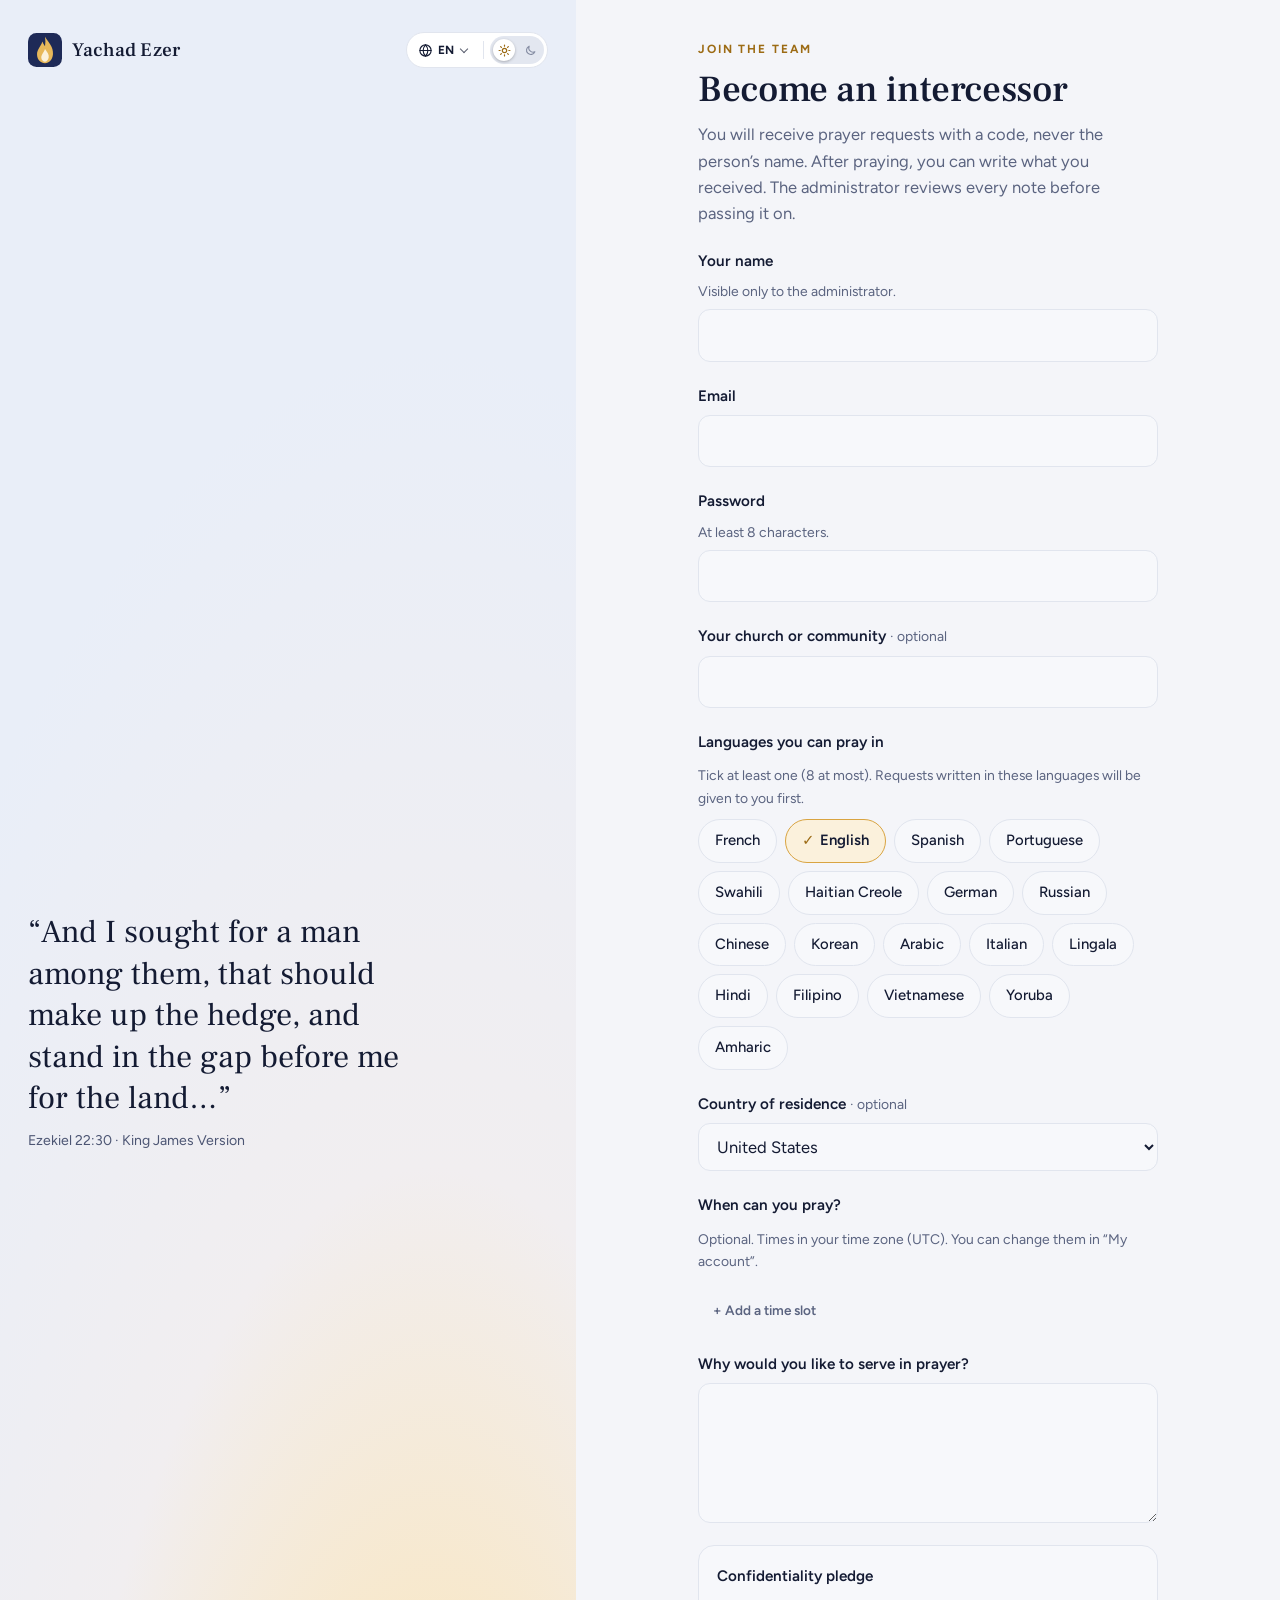
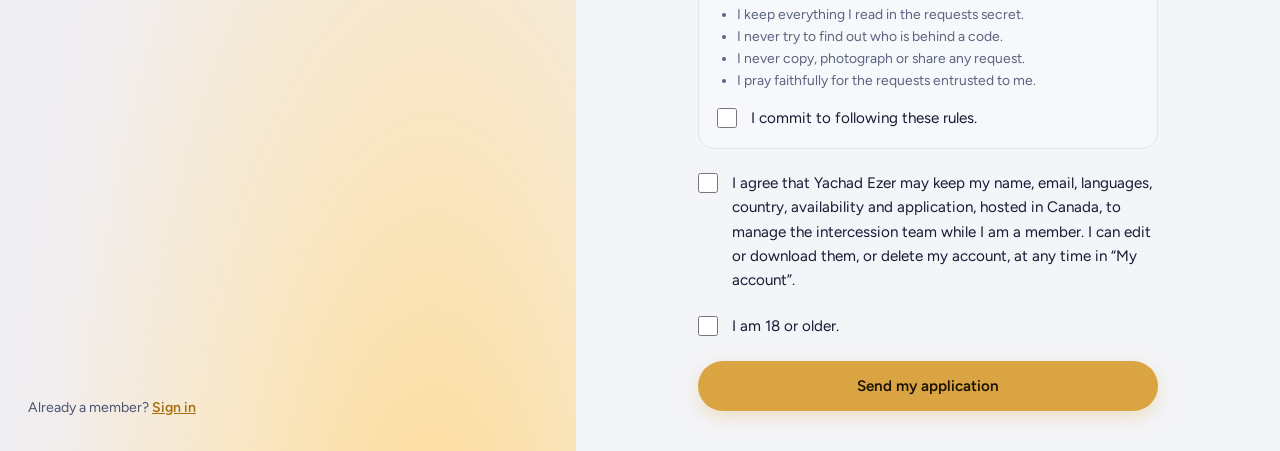
<file: devenir-intercesseur.html>
<!doctype html>
<html lang="fr-CA">
<head>
<meta charset="utf-8">
<meta http-equiv="Content-Security-Policy" content="default-src 'self'; script-src 'self'; style-src 'self' 'unsafe-inline'; img-src 'self' data:; font-src 'self'; connect-src 'self' https://kklvokzhptyogutwakol.supabase.co wss://kklvokzhptyogutwakol.supabase.co; manifest-src 'self'; worker-src 'self'; base-uri 'self'; form-action 'self'; object-src 'none'; frame-src 'none'">
<meta name="referrer" content="strict-origin-when-cross-origin">
<meta name="viewport" content="width=device-width, initial-scale=1, viewport-fit=cover">
<script src="js/boot.js?v=8"></script>
<link rel="icon" href="favicon.svg" type="image/svg+xml">
<link rel="apple-touch-icon" href="apple-touch-icon.png">
<title data-i18n="join.title">Devenir intercesseur · Yachad Ezer</title>
<link rel="manifest" href="manifest.webmanifest">
<meta name="theme-color" content="#0D1430">
<link rel="stylesheet" href="css/fonts.css?v=8">
<link rel="stylesheet" href="css/style.css?v=8">
</head>
<body>
<div class="auth">
  <div class="auth-side">
    <div class="auth-top">
      <a class="brand" href="./"><svg class="logo" viewBox="0 0 64 64" aria-hidden="true"><rect width="64" height="64" rx="16" fill="#1E2A57"/><path d="M32 7c7 11 16 19 15 33-1 10-7 17-15 17s-15-7-15-17c0-9 7-14 10-24 2 5 4 7 5 9 1-6 1-12 0-18z" fill="#E7B85A"/><path d="M32 30c4 6 8 10 7 16-1 5-4 8-7 8s-7-3-7-8c0-5 4-8 7-16z" fill="#FBF1DC"/></svg><b>Yachad Ezer</b></a>
      <div data-prefs></div>
    </div>
    <div>
      <blockquote data-i18n="v.eze">« Je cherche parmi eux un homme qui élève un mur, qui se tienne à la brèche devant moi en faveur du pays… »</blockquote>
      <cite data-i18n="v.eze.ref">Ézéchiel 22.30 · Louis Segond 1910</cite>
    </div>
    <span class="side-note" data-i18n-html="join.member">Déjà membre ? <a href="connexion.html">Se connecter</a></span>
  </div>

  <main class="auth-main">
    <div id="formSection">
      <div class="stack" style="gap:10px">
        <span class="eyebrow" data-i18n="join.eyebrow">Rejoindre l’équipe</span>
        <h1 style="font-size:2.3rem" data-i18n="nav.join">Devenir intercesseur</h1>
        <p class="muted" data-i18n="join.intro">Vous recevrez des demandes de prière avec un code, jamais le nom de la personne. Après avoir prié, vous pourrez écrire ce que vous avez reçu. L’administrateur relit chaque observation avant de la transmettre.</p>
      </div>

      <form id="joinForm" novalidate>
        <div class="field">
          <label for="j-name" data-i18n="join.name">Votre nom</label>
          <span class="hint" data-i18n="join.name.hint">Visible seulement par l’administrateur.</span>
          <input type="text" id="j-name" maxlength="80" autocomplete="name" required>
        </div>
        <div class="field">
          <label for="j-email" data-i18n="contact.mail">Courriel</label>
          <input type="email" id="j-email" maxlength="120" autocomplete="email" required>
        </div>
        <div class="field">
          <label for="j-pass" data-i18n="login.pass">Mot de passe</label>
          <span class="hint" data-i18n="join.pass.hint">Au moins 8 caractères.</span>
          <input type="password" id="j-pass" minlength="8" autocomplete="new-password" required>
        </div>
        <div class="field">
          <label for="j-church" data-i18n-html="join.church">Votre église ou communauté <span class="hint">· facultatif</span></label>
          <input type="text" id="j-church" maxlength="120">
        </div>
        <fieldset>
          <span class="legend" data-i18n="join.langs">Langues dans lesquelles vous pouvez prier</span>
          <span class="hint" data-i18n="join.langs.hint">Les demandes écrites dans ces langues vous seront confiées en priorité.</span>
          <div id="j-langs"></div>
        </fieldset>
        <div class="field" id="j-country-field">
          <label for="j-country" data-i18n-html="join.country">Pays de résidence <span class="hint">· facultatif</span></label>
        </div>
        <fieldset>
          <span class="legend" data-i18n="dispo.title">Quand pouvez-vous prier ?</span>
          <span class="hint" id="j-tz"></span>
          <div id="j-dispo"></div>
        </fieldset>
        <div class="field">
          <label for="j-motivation" data-i18n="join.motivation">Pourquoi souhaitez-vous servir dans la prière ?</label>
          <textarea id="j-motivation" maxlength="1000" required></textarea>
        </div>

        <div class="box">
          <span class="legend" data-i18n="join.pledge">Engagement de confidentialité</span>
          <ul class="hint" style="margin:0;padding-left:20px">
            <li data-i18n="join.p1">Je garde secret tout ce que je lis dans les demandes.</li>
            <li data-i18n="join.p2">Je ne cherche jamais à savoir qui se cache derrière un code.</li>
            <li data-i18n="join.p3">Je ne copie, ne photographie ni ne partage aucune demande.</li>
            <li data-i18n="join.p4">Je prie fidèlement pour les demandes qui me sont confiées.</li>
          </ul>
          <label class="check"><input type="checkbox" id="j-engage"><span data-i18n="join.pledge.ok">Je m’engage à respecter ces règles.</span></label>
        </div>

        <label class="check"><input type="checkbox" id="j-consent"><span data-i18n="join.consent">J’accepte que Yachad Ezer conserve mon nom, mon courriel et ma candidature pour gérer l’équipe d’intercession, tant que je suis membre. Je peux demander leur suppression en tout temps.</span></label>
        <label class="check"><input type="checkbox" id="j-age"><span data-i18n="join.age">J’ai 18 ans ou plus.</span></label>

        <span class="err" id="j-err" hidden></span>
        <button class="btn btn-primary" type="submit" id="j-btn" data-i18n="join.submit">Envoyer ma candidature</button>
      </form>
    </div>

    <div id="doneSection" hidden aria-live="polite">
      <div class="flame" aria-hidden="true"><i></i><b></b></div>
      <h1 style="font-size:2rem" data-i18n="join.done.h">Merci pour votre cœur de servir.</h1>
      <p class="muted" data-i18n="join.done.p">Ouvrez le courriel que nous venons de vous envoyer et cliquez sur le lien pour confirmer votre adresse. L’administrateur examinera ensuite votre candidature. Vous pourrez vous connecter dès qu’elle sera acceptée.</p>
      <a class="btn btn-secondary" href="./" data-i18n="join.home">Retour à l’accueil</a>
    </div>
  </main>
</div>

<script src="js/i18n.js?v=8"></script>
<script src="js/vendor/supabase-2.117.3.js"></script>
<script type="module" src="js/pages/candidature.js?v=8"></script>

</body>
</html>
</file>
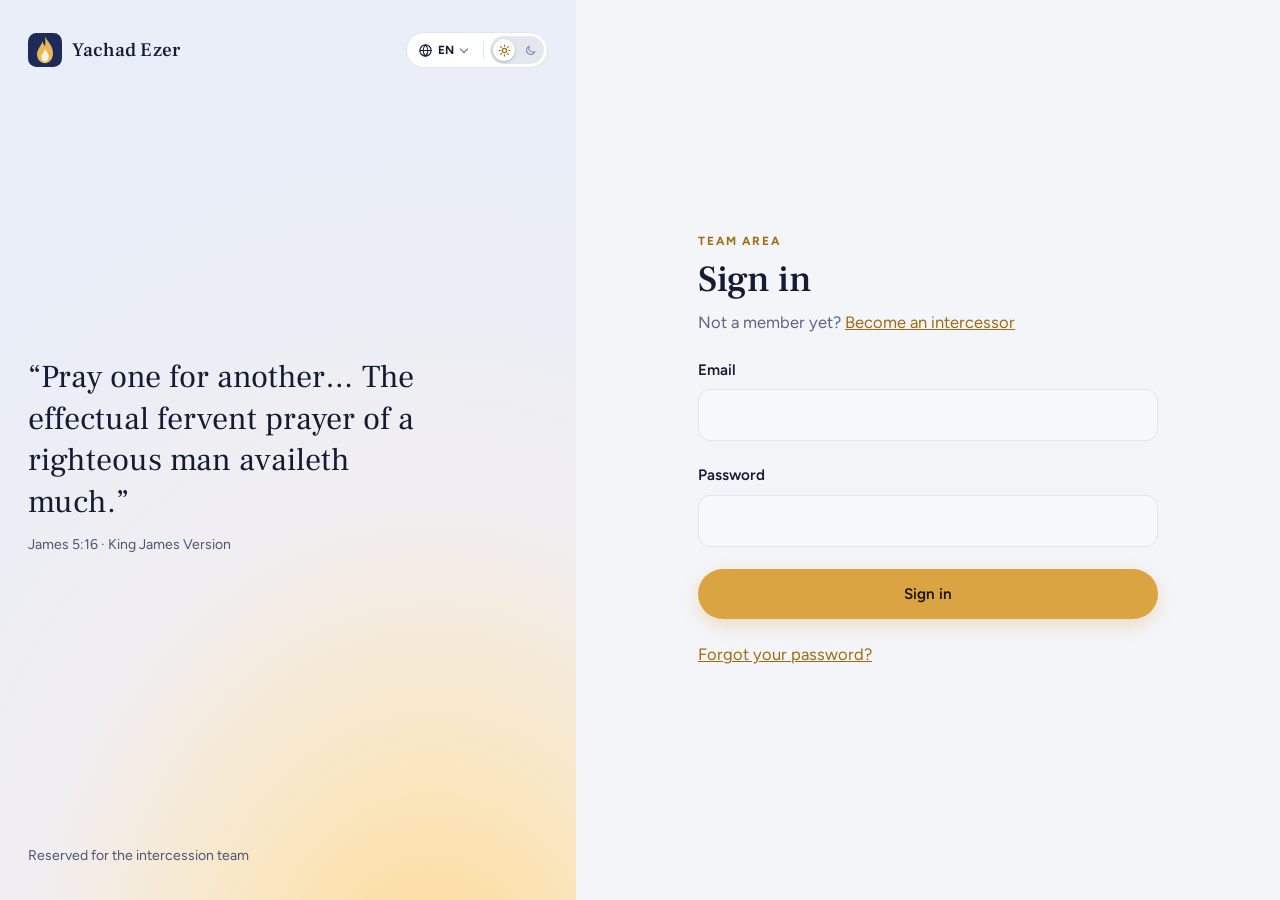
<file: membre.html>
<!doctype html>
<html lang="fr-CA">
<head>
<meta charset="utf-8">
<meta http-equiv="Content-Security-Policy" content="default-src 'self'; script-src 'self'; style-src 'self' 'unsafe-inline'; img-src 'self' data:; font-src 'self'; connect-src 'self' https://kklvokzhptyogutwakol.supabase.co wss://kklvokzhptyogutwakol.supabase.co; manifest-src 'self'; worker-src 'self'; base-uri 'self'; form-action 'self'; object-src 'none'; frame-src 'none'">
<meta name="robots" content="noindex, nofollow">
<meta name="referrer" content="strict-origin-when-cross-origin">
<meta name="viewport" content="width=device-width, initial-scale=1, viewport-fit=cover">
<script src="js/boot.js?v=8"></script>
<link rel="icon" href="favicon.svg" type="image/svg+xml">
<link rel="apple-touch-icon" href="apple-touch-icon.png">
<title data-i18n="m.title">Mes demandes · Yachad Ezer</title>
<link rel="manifest" href="manifest.webmanifest">
<meta name="theme-color" content="#0D1430">
<link rel="stylesheet" href="css/fonts.css?v=8">
<link rel="stylesheet" href="css/style.css?v=8">
</head>
<body>
<div class="app">
  <aside class="sidebar">
    <a class="brand" href="./"><svg class="logo" viewBox="0 0 64 64" aria-hidden="true"><rect width="64" height="64" rx="16" fill="#1E2A57"/><path d="M32 7c7 11 16 19 15 33-1 10-7 17-15 17s-15-7-15-17c0-9 7-14 10-24 2 5 4 7 5 9 1-6 1-12 0-18z" fill="#E7B85A"/><path d="M32 30c4 6 8 10 7 16-1 5-4 8-7 8s-7-3-7-8c0-5 4-8 7-16z" fill="#FBF1DC"/></svg><b>Yachad Ezer</b></a>
    <span class="side-label" data-i18n="m.side">Intercession</span>
    <button class="nav-item" type="button" data-view="todo" aria-current="page"><svg viewBox="0 0 24 24"><path d="M12 21s-7-4.4-7-10a4 4 0 0 1 7-2.6A4 4 0 0 1 19 11c0 5.6-7 10-7 10z"/></svg><span data-i18n="m.todo">À prier</span><span class="count hot" id="c-todo">0</span></button>
    <button class="nav-item" type="button" data-view="done"><svg viewBox="0 0 24 24"><path d="M20 6 9 17l-5-5"/></svg><span data-i18n="m.done">Déjà priées</span><span class="count" id="c-done">0</span></button>
    <button class="nav-item" type="button" data-view="obs"><svg viewBox="0 0 24 24"><path d="M20 15a2 2 0 0 1-2 2H8l-4 4V5a2 2 0 0 1 2-2h12a2 2 0 0 1 2 2z"/></svg><span data-i18n="m.obs">Mes observations</span></button>
    <button class="nav-item" type="button" data-view="account"><svg viewBox="0 0 24 24"><circle cx="12" cy="8" r="4"/><path d="M4 21c1-4 4-6 8-6s7 2 8 6"/></svg><span data-i18n="m.account">Mon compte</span></button>
    <a class="nav-item" href="admin.html" id="adminLink" hidden><svg viewBox="0 0 24 24"><path d="M4 13h4l2 3h4l2-3h4"/><path d="M5 5h14l1 8v6H4v-6z"/></svg><span data-i18n="m.admin">Admin</span></a>
    <div class="side-prefs" data-prefs></div>
    <div class="side-foot">
      <span id="meAvatar"></span>
      <div class="who"><b id="meName"></b><span id="meRole"></span></div>
      <button class="btn btn-ghost btn-sm" type="button" data-logout data-i18n="logout">Sortir</button>
    </div>
  </aside>

  <main class="app-main">
    <div class="mobile-top">
      <a class="brand" href="./"><svg class="logo" viewBox="0 0 64 64" aria-hidden="true"><rect width="64" height="64" rx="16" fill="#1E2A57"/><path d="M32 7c7 11 16 19 15 33-1 10-7 17-15 17s-15-7-15-17c0-9 7-14 10-24 2 5 4 7 5 9 1-6 1-12 0-18z" fill="#E7B85A"/><path d="M32 30c4 6 8 10 7 16-1 5-4 8-7 8s-7-3-7-8c0-5 4-8 7-16z" fill="#FBF1DC"/></svg><b>Yachad Ezer</b></a>
      <div class="right"><div data-prefs></div><button class="btn btn-ghost btn-sm" type="button" data-logout data-i18n="logout">Sortir</button></div>
    </div>
    <div class="page-head">
      <div>
        <h1 id="hello"></h1>
        <p id="subtitle" data-i18n="m.loading">Chargement de vos demandes…</p>
      </div>
    </div>
    <div class="verse" id="verse">
      <blockquote data-i18n="v.jac">« Priez les uns pour les autres. La prière agissante du juste a une grande efficacité. »</blockquote>
      <cite data-i18n="v.jac.ref">Jacques 5.16 · Louis Segond 1910</cite>
    </div>
    <div class="list" id="list"></div>
  </main>
</div>

<script src="js/i18n.js?v=8"></script>
<script src="js/vendor/supabase-2.117.3.js"></script>
<script type="module" src="js/pages/membre.js?v=8"></script>

</body>
</html>
</file>
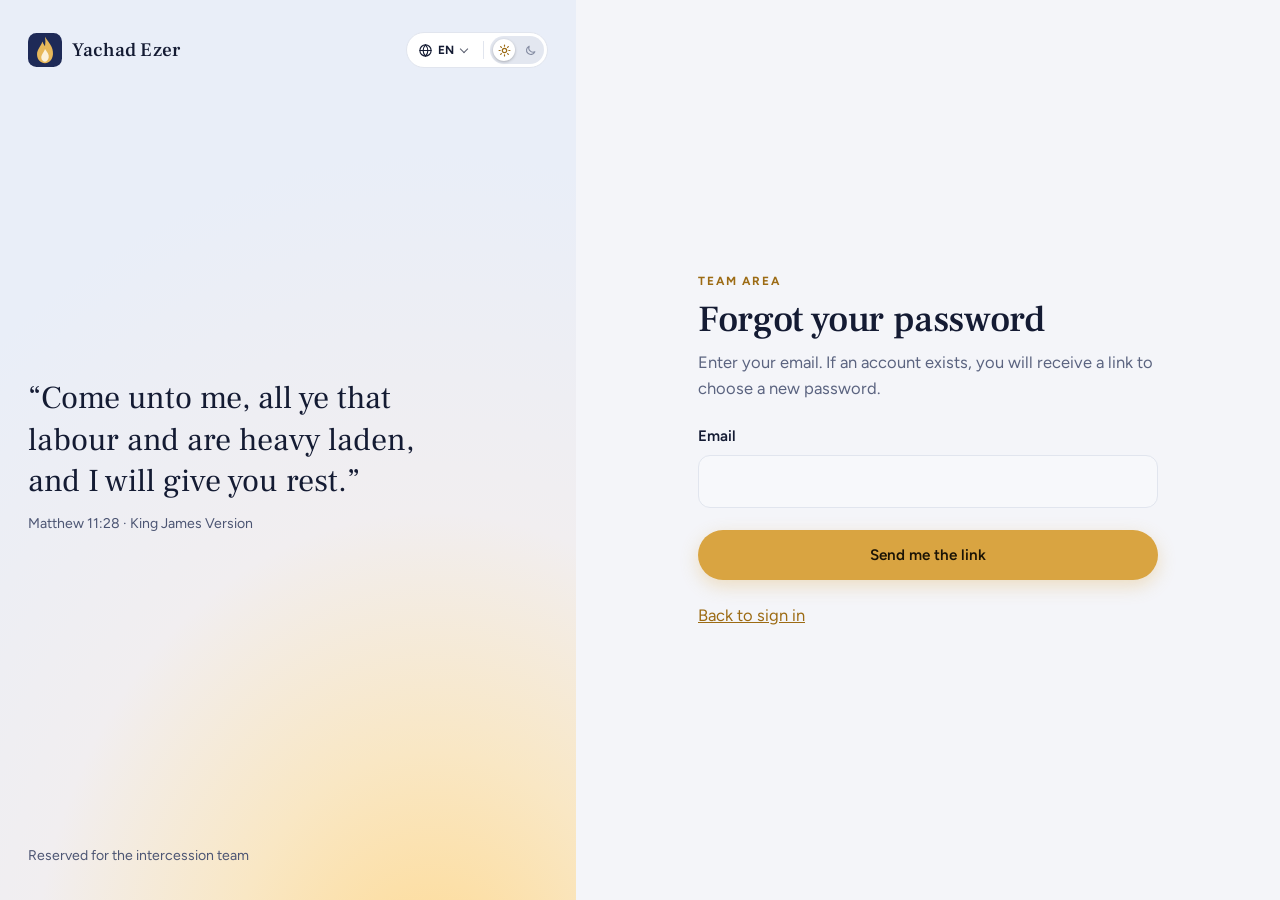
<file: mot-de-passe.html>
<!doctype html>
<html lang="fr-CA">
<head>
<meta charset="utf-8">
<meta http-equiv="Content-Security-Policy" content="default-src 'self'; script-src 'self'; style-src 'self' 'unsafe-inline'; img-src 'self' data:; font-src 'self'; connect-src 'self' https://kklvokzhptyogutwakol.supabase.co wss://kklvokzhptyogutwakol.supabase.co; manifest-src 'self'; worker-src 'self'; base-uri 'self'; form-action 'self'; object-src 'none'; frame-src 'none'">
<meta name="referrer" content="no-referrer">
<meta name="robots" content="noindex">
<meta name="viewport" content="width=device-width, initial-scale=1, viewport-fit=cover">
<script src="js/boot.js?v=8"></script>
<link rel="icon" href="favicon.svg" type="image/svg+xml">
<link rel="apple-touch-icon" href="apple-touch-icon.png">
<link rel="manifest" href="manifest.webmanifest">
<title data-i18n="pw.title">Mot de passe oublié · Yachad Ezer</title>
<meta name="theme-color" content="#0D1430">
<link rel="stylesheet" href="css/fonts.css?v=8">
<link rel="stylesheet" href="css/style.css?v=8">
</head>
<body>
<div class="auth">
  <div class="auth-side">
    <div class="auth-top">
      <a class="brand" href="./"><svg class="logo" viewBox="0 0 64 64" aria-hidden="true"><rect width="64" height="64" rx="16" fill="#1E2A57"/><path d="M32 7c7 11 16 19 15 33-1 10-7 17-15 17s-15-7-15-17c0-9 7-14 10-24 2 5 4 7 5 9 1-6 1-12 0-18z" fill="#E7B85A"/><path d="M32 30c4 6 8 10 7 16-1 5-4 8-7 8s-7-3-7-8c0-5 4-8 7-16z" fill="#FBF1DC"/></svg><b>Yachad Ezer</b></a>
      <div data-prefs></div>
    </div>
    <div>
      <blockquote data-i18n="v.mat">« Venez à moi, vous tous qui êtes fatigués et chargés, et je vous donnerai du repos. »</blockquote>
      <cite data-i18n="v.mat.ref">Matthieu 11.28 · Louis Segond 1910</cite>
    </div>
    <span class="side-note" data-i18n="login.side">Espace réservé à l’équipe d’intercession</span>
  </div>

  <main class="auth-main">
    <!-- 1. Demander le lien -->
    <div id="askSection">
      <div class="stack" style="gap:8px">
        <span class="eyebrow" data-i18n="nav.team">Espace équipe</span>
        <h1 style="font-size:2.3rem" data-i18n="pw.h1">Mot de passe oublié</h1>
        <p class="muted" data-i18n="pw.p">Entrez votre courriel.</p>
      </div>
      <form id="askForm" novalidate>
        <div class="field">
          <label for="p-email" data-i18n="contact.mail">Courriel</label>
          <input type="email" id="p-email" autocomplete="email" required>
        </div>
        <span class="err" id="p-err" hidden></span>
        <button class="btn btn-primary" type="submit" id="p-btn" data-i18n="pw.send">Recevoir le lien</button>
      </form>
      <p class="notice" id="p-sent" hidden data-i18n="pw.sent">Si un compte existe, un courriel vient d’être envoyé.</p>
      <a href="connexion.html" data-i18n="pw.back">Retour à la connexion</a>
    </div>

    <!-- 2. Choisir le nouveau mot de passe (après le clic dans le courriel) -->
    <div id="newSection" hidden>
      <div class="stack" style="gap:8px">
        <h1 style="font-size:2.3rem" data-i18n="pw.new.h1">Nouveau mot de passe</h1>
        <p class="muted" data-i18n="pw.new.p">Choisissez un nouveau mot de passe d’au moins 8 caractères.</p>
      </div>
      <form id="newForm" novalidate>
        <div class="field">
          <label for="n-pass" data-i18n="pw.new.label">Nouveau mot de passe</label>
          <input type="password" id="n-pass" minlength="8" autocomplete="new-password" required>
        </div>
        <div class="field">
          <label for="n-pass2" data-i18n="pw.new.confirm">Confirmez le mot de passe</label>
          <input type="password" id="n-pass2" minlength="8" autocomplete="new-password" required>
        </div>
        <span class="err" id="n-err" hidden></span>
        <button class="btn btn-primary" type="submit" id="n-btn" data-i18n="pw.new.save">Enregistrer</button>
      </form>
      <p class="notice" id="n-done" hidden><span data-i18n="pw.new.done">Mot de passe changé.</span> <a href="connexion.html" data-i18n="pw.back">Retour à la connexion</a></p>
    </div>
  </main>
</div>

<script src="js/i18n.js?v=8"></script>
<script src="js/vendor/supabase-2.117.3.js"></script>
<script type="module" src="js/pages/mot-de-passe.js?v=8"></script>
</body>
</html>
</file>
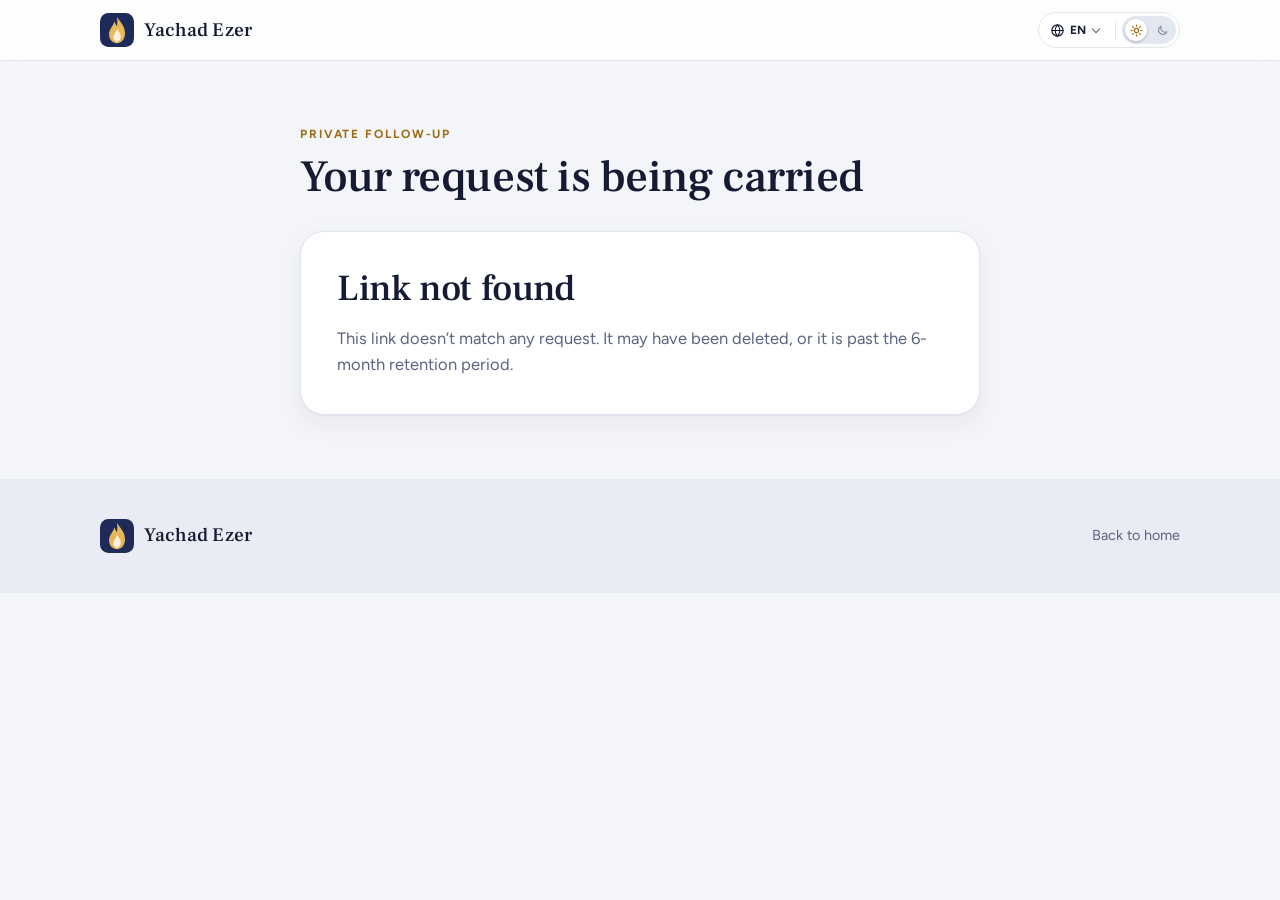
<file: suivi.html>
<!doctype html>
<html lang="fr-CA">
<head>
<meta charset="utf-8">
<meta http-equiv="Content-Security-Policy" content="default-src 'self'; script-src 'self'; style-src 'self' 'unsafe-inline'; img-src 'self' data:; font-src 'self'; connect-src 'self' https://kklvokzhptyogutwakol.supabase.co wss://kklvokzhptyogutwakol.supabase.co; manifest-src 'self'; worker-src 'self'; base-uri 'self'; form-action 'self'; object-src 'none'; frame-src 'none'">
<meta name="referrer" content="no-referrer">
<meta name="robots" content="noindex, nofollow">
<meta name="viewport" content="width=device-width, initial-scale=1, viewport-fit=cover">
<script src="js/boot.js?v=8"></script>
<link rel="icon" href="favicon.svg" type="image/svg+xml">
<link rel="apple-touch-icon" href="apple-touch-icon.png">
<link rel="manifest" href="manifest.webmanifest">
<title data-i18n="s.title">Suivi de ma demande · Yachad Ezer</title>
<meta name="theme-color" content="#0D1430">
<link rel="stylesheet" href="css/fonts.css?v=8">
<link rel="stylesheet" href="css/style.css?v=8">
</head>
<body class="public">

<header class="site-header">
  <div class="container">
    <a class="brand" href="./"><svg class="logo" viewBox="0 0 64 64" aria-hidden="true"><rect width="64" height="64" rx="16" fill="#1E2A57"/><path d="M32 7c7 11 16 19 15 33-1 10-7 17-15 17s-15-7-15-17c0-9 7-14 10-24 2 5 4 7 5 9 1-6 1-12 0-18z" fill="#E7B85A"/><path d="M32 30c4 6 8 10 7 16-1 5-4 8-7 8s-7-3-7-8c0-5 4-8 7-16z" fill="#FBF1DC"/></svg><b>Yachad Ezer</b></a>
    <nav><div data-prefs></div></nav>
  </div>
</header>

<main class="container narrow">
  <section class="section">
    <div class="stack" style="gap:8px">
      <span class="eyebrow" data-i18n="s.eyebrow">Suivi privé</span>
      <h1 style="font-size:clamp(2rem,5vw,2.8rem)" data-i18n="s.h1">Votre demande est portée</h1>
    </div>

    <p class="muted" id="loading" data-i18n="s.loading">Recherche de votre demande…</p>

    <div class="form-card status-card" id="notFound" hidden>
      <h2 data-i18n="s.notfound.h">Lien introuvable</h2>
      <p class="muted" data-i18n="s.notfound.p">Ce lien ne correspond à aucune demande.</p>
    </div>

    <div id="found" hidden class="stack" style="gap:20px">
      <div class="form-card status-card">
        <div class="item-head">
          <span class="code" id="code"></span>
          <span class="meta" id="received"></span>
        </div>
        <div class="big-count" id="bigCount"></div>
        <p id="prayedText" style="font-size:1.1rem"></p>
        <p class="muted" id="assignedText"></p>
        <p class="pill ok" id="replyText" hidden></p>
        <p class="hint" id="expires"></p>
      </div>

      <div class="verse">
        <blockquote data-i18n="v.phil">« Ne vous inquiétez de rien ; mais en toute chose faites connaître vos besoins à Dieu par des prières. »</blockquote>
        <cite data-i18n="v.phil.ref">Philippiens 4.6 · Louis Segond 1910</cite>
      </div>

      <div class="form-card stack">
        <h2 style="font-size:1.5rem" data-i18n="s.t.h">Dieu a répondu ? Partagez un témoignage</h2>
        <p class="muted" data-i18n="s.t.p">Votre témoignage encouragera d’autres personnes.</p>
        <form id="tstForm" novalidate>
          <div class="field">
            <label for="t-body" data-i18n="s.t.body">Votre témoignage</label>
            <textarea id="t-body" maxlength="1500"></textarea>
          </div>
          <div class="field">
            <label for="t-name" data-i18n-html="s.t.name">Prénom à afficher</label>
            <input type="text" id="t-name" maxlength="40" autocomplete="given-name">
          </div>
          <label class="check"><input type="checkbox" id="t-consent"><span data-i18n="s.t.consent">J’accepte que ce témoignage soit publié.</span></label>
          <span class="err" id="t-err" hidden></span>
          <button class="btn btn-primary" type="submit" id="t-btn" data-i18n="s.t.send">Envoyer mon témoignage</button>
        </form>
        <p class="pill ok" id="t-done" hidden data-i18n="s.t.sent">Merci !</p>
      </div>

      <div class="form-card stack">
        <h2 style="font-size:1.4rem" data-i18n="s.x.h">Télécharger mes données</h2>
        <p class="muted" data-i18n="s.x.p">Un fichier avec tout ce que nous gardons sur cette demande.</p>
        <p class="hint" data-i18n="s.x.warn">Ce lien donne accès au texte de votre demande : ne le partagez pas.</p>
        <div class="people"><button class="btn btn-secondary" type="button" id="exportBtn" data-i18n="s.x.btn">Télécharger (fichier JSON)</button></div>
        <span class="err" id="x-err" hidden></span>
      </div>

      <div class="form-card stack danger-zone">
        <h2 style="font-size:1.4rem" data-i18n="s.del.h">Supprimer ma demande</h2>
        <p class="muted" data-i18n="s.del.p">Votre demande sera effacée définitivement.</p>
        <div class="people" id="delZone">
          <button class="btn btn-danger" type="button" id="delBtn" data-i18n="s.del.btn">Supprimer ma demande</button>
        </div>
      </div>
    </div>

    <div class="form-card status-card" id="deleted" hidden>
      <div class="flame" aria-hidden="true"><i></i><b></b></div>
      <p data-i18n="s.del.done">Votre demande a été effacée.</p>
    </div>
  </section>
</main>

<footer class="site-footer">
  <div class="container">
    <span class="brand"><svg class="logo" viewBox="0 0 64 64" aria-hidden="true"><rect width="64" height="64" rx="16" fill="#1E2A57"/><path d="M32 7c7 11 16 19 15 33-1 10-7 17-15 17s-15-7-15-17c0-9 7-14 10-24 2 5 4 7 5 9 1-6 1-12 0-18z" fill="#E7B85A"/><path d="M32 30c4 6 8 10 7 16-1 5-4 8-7 8s-7-3-7-8c0-5 4-8 7-16z" fill="#FBF1DC"/></svg><b>Yachad Ezer</b></span>
    <nav><a href="./" data-i18n="join.home">Retour à l’accueil</a></nav>
  </div>
</footer>

<script src="js/i18n.js?v=8"></script>
<script src="js/vendor/supabase-2.117.3.js"></script>
<script type="module" src="js/pages/suivi.js?v=8"></script>
</body>
</html>
</file>
<file: css/fonts.css>
/* Polices hébergées sur le site (aucun appel à Google : meilleur pour la vie privée et la sécurité).
   Frank Ruhl Libre et Figtree sont sous licence SIL Open Font License (voir les fichiers LICENSE). */
@font-face { font-family: "Frank Ruhl Libre"; font-style: normal; font-weight: 400; font-display: swap; src: url("../fonts/frank-ruhl-libre-latin-400-normal.woff2") format("woff2"); unicode-range: U+0000-00FF,U+0131,U+0152-0153,U+02BB-02BC,U+02C6,U+02DA,U+02DC,U+0304,U+0308,U+0329,U+2000-206F,U+20AC,U+2122,U+2191,U+2193,U+2212,U+2215,U+FEFF,U+FFFD; }
@font-face { font-family: "Frank Ruhl Libre"; font-style: normal; font-weight: 400; font-display: swap; src: url("../fonts/frank-ruhl-libre-hebrew-400-normal.woff2") format("woff2"); unicode-range: U+0307-0308,U+0590-05FF,U+200C-2010,U+20AA,U+25CC,U+FB1D-FB4F; }
@font-face { font-family: "Frank Ruhl Libre"; font-style: normal; font-weight: 500; font-display: swap; src: url("../fonts/frank-ruhl-libre-latin-500-normal.woff2") format("woff2"); unicode-range: U+0000-00FF,U+0131,U+0152-0153,U+02BB-02BC,U+02C6,U+02DA,U+02DC,U+0304,U+0308,U+0329,U+2000-206F,U+20AC,U+2122,U+2191,U+2193,U+2212,U+2215,U+FEFF,U+FFFD; }
@font-face { font-family: "Frank Ruhl Libre"; font-style: normal; font-weight: 500; font-display: swap; src: url("../fonts/frank-ruhl-libre-hebrew-500-normal.woff2") format("woff2"); unicode-range: U+0307-0308,U+0590-05FF,U+200C-2010,U+20AA,U+25CC,U+FB1D-FB4F; }
@font-face { font-family: "Figtree"; font-style: normal; font-weight: 400; font-display: swap; src: url("../fonts/figtree-latin-400-normal.woff2") format("woff2"); unicode-range: U+0000-00FF,U+0131,U+0152-0153,U+02BB-02BC,U+02C6,U+02DA,U+02DC,U+0304,U+0308,U+0329,U+2000-206F,U+20AC,U+2122,U+2191,U+2193,U+2212,U+2215,U+FEFF,U+FFFD; }
@font-face { font-family: "Figtree"; font-style: normal; font-weight: 400; font-display: swap; src: url("../fonts/figtree-latin-ext-400-normal.woff2") format("woff2"); unicode-range: U+0100-02BA,U+02BD-02C5,U+02C7-02CC,U+02CE-02D7,U+02DD-02FF,U+0304,U+0308,U+0329,U+1D00-1DBF,U+1E00-1E9F,U+1EF2-1EFF,U+2020,U+20A0-20AB,U+20AD-20C0,U+2113,U+2C60-2C7F,U+A720-A7FF; }
@font-face { font-family: "Figtree"; font-style: normal; font-weight: 500; font-display: swap; src: url("../fonts/figtree-latin-500-normal.woff2") format("woff2"); unicode-range: U+0000-00FF,U+0131,U+0152-0153,U+02BB-02BC,U+02C6,U+02DA,U+02DC,U+0304,U+0308,U+0329,U+2000-206F,U+20AC,U+2122,U+2191,U+2193,U+2212,U+2215,U+FEFF,U+FFFD; }
@font-face { font-family: "Figtree"; font-style: normal; font-weight: 500; font-display: swap; src: url("../fonts/figtree-latin-ext-500-normal.woff2") format("woff2"); unicode-range: U+0100-02BA,U+02BD-02C5,U+02C7-02CC,U+02CE-02D7,U+02DD-02FF,U+0304,U+0308,U+0329,U+1D00-1DBF,U+1E00-1E9F,U+1EF2-1EFF,U+2020,U+20A0-20AB,U+20AD-20C0,U+2113,U+2C60-2C7F,U+A720-A7FF; }
@font-face { font-family: "Figtree"; font-style: normal; font-weight: 600; font-display: swap; src: url("../fonts/figtree-latin-600-normal.woff2") format("woff2"); unicode-range: U+0000-00FF,U+0131,U+0152-0153,U+02BB-02BC,U+02C6,U+02DA,U+02DC,U+0304,U+0308,U+0329,U+2000-206F,U+20AC,U+2122,U+2191,U+2193,U+2212,U+2215,U+FEFF,U+FFFD; }
@font-face { font-family: "Figtree"; font-style: normal; font-weight: 600; font-display: swap; src: url("../fonts/figtree-latin-ext-600-normal.woff2") format("woff2"); unicode-range: U+0100-02BA,U+02BD-02C5,U+02C7-02CC,U+02CE-02D7,U+02DD-02FF,U+0304,U+0308,U+0329,U+1D00-1DBF,U+1E00-1E9F,U+1EF2-1EFF,U+2020,U+20A0-20AB,U+20AD-20C0,U+2113,U+2C60-2C7F,U+A720-A7FF; }
@font-face { font-family: "Figtree"; font-style: normal; font-weight: 700; font-display: swap; src: url("../fonts/figtree-latin-700-normal.woff2") format("woff2"); unicode-range: U+0000-00FF,U+0131,U+0152-0153,U+02BB-02BC,U+02C6,U+02DA,U+02DC,U+0304,U+0308,U+0329,U+2000-206F,U+20AC,U+2122,U+2191,U+2193,U+2212,U+2215,U+FEFF,U+FFFD; }
@font-face { font-family: "Figtree"; font-style: normal; font-weight: 700; font-display: swap; src: url("../fonts/figtree-latin-ext-700-normal.woff2") format("woff2"); unicode-range: U+0100-02BA,U+02BD-02C5,U+02C7-02CC,U+02CE-02D7,U+02DD-02FF,U+0304,U+0308,U+0329,U+1D00-1DBF,U+1E00-1E9F,U+1EF2-1EFF,U+2020,U+20A0-20AB,U+20AD-20C0,U+2113,U+2C60-2C7F,U+A720-A7FF; }
</file>
<file: css/style.css>
/* =====================================================================
   Yachad Ezer — feuille de style v3
   Deux ambiances :
     · clair  = l'aube (ciel doré et pâle, silhouettes bleu nuit)
     · sombre = la nuit (bleu profond, lumière de la lampe)
   TOUTES les parties (haut de page, menu, connexion, pied de page)
   suivent le thème choisi. Les couleurs sont des « tokens » (variables).
   ===================================================================== */
:root {
  /* Contenu */
  --bg: #F4F5F9;
  --surface: #FFFFFF;
  --field: #F7F8FB;
  --ink: #141B33;
  --muted: #5B6480;
  --line: #E1E5EE;
  --gold: #D9A441;
  --gold-deep: #9C6B14;
  --gold-soft: #FBF1DC;
  --ok: #2E7D5B;
  --ok-soft: #E3F3EA;
  --danger: #B23B3B;
  --info-soft: #E8ECF8;
  --shadow: 0 1px 2px rgba(20, 27, 51, .05), 0 8px 24px rgba(20, 27, 51, .06);

  /* Cadre (en-tête, menu latéral, pied de page) */
  --chrome: #FFFFFF;
  --chrome-ink: #141B33;
  --chrome-muted: #5B6480;
  --chrome-line: #E1E5EE;
  --chrome-hover: rgba(20, 27, 51, .05);
  --chrome-active: #FBF1DC;
  --chrome-active-ink: #8A5D0E;
  --chrome-badge: #EEF0F6;
  --header-bg: rgba(255, 255, 255, .82);
  --footer-bg: #E9ECF4;

  /* Haut de page (héros) et panneau des pages de connexion */
  --hero-bg: radial-gradient(120% 95% at 75% 112%, #FFD98F 0%, #F9E7C4 30%, #F1EEF0 58%, #E9EEF8 100%);
  --hero-ink: #141B33;
  --hero-muted: #4C5573;
  --hero-accent: #A8700F;
  --figure-back: #9FAACB;
  --figure-front: #1B2540;

  /* Éléments interactifs */
  --seg-on-bg: #141B33;
  --seg-on-ink: #FFFFFF;
  --ghost-bg: rgba(255, 255, 255, .55);
  --ghost-line: rgba(20, 27, 51, .16);
  --ghost-ink: #141B33;
  --track: #E3E7F0;
  --knob: #FFFFFF;

  --display: "Frank Ruhl Libre", "Times New Roman", Georgia, serif;
  --body: "Figtree", "Segoe UI", system-ui, sans-serif;
  --mono: ui-monospace, "Cascadia Mono", Consolas, monospace;
  color-scheme: light;
}

/* Valeurs de la nuit : utilisées si l'appareil est en sombre (sans choix)
   OU si la personne a choisi « sombre » avec l'interrupteur. */
@media (prefers-color-scheme: dark) {
  :root:not([data-theme="light"]) {
    --bg: #0A1022; --surface: #121B35; --field: #0F1730; --ink: #E8ECF6; --muted: #9AA3BD;
    --line: #233057; --gold: #E7B85A; --gold-deep: #E7B85A; --gold-soft: #2E2716;
    --ok: #7CC9A2; --ok-soft: #15302A; --danger: #E68A8A; --info-soft: #1A2547;
    --shadow: 0 1px 2px rgba(0,0,0,.3), 0 8px 24px rgba(0,0,0,.25);
    --chrome: #0D1430; --chrome-ink: #F3F0E8; --chrome-muted: #A9B0C8; --chrome-line: rgba(255,255,255,.09);
    --chrome-hover: rgba(255,255,255,.05); --chrome-active: rgba(231,184,90,.14); --chrome-active-ink: #F6D58F; --chrome-badge: rgba(255,255,255,.09);
    --header-bg: rgba(13, 20, 48, .82); --footer-bg: #0D1430;
    --hero-bg: radial-gradient(120% 90% at 75% 110%, #3B3A4E 0%, #18234D 38%, #0D1430 75%);
    --hero-ink: #FBF8F1; --hero-muted: #C0C6D9; --hero-accent: #E7B85A;
    --figure-back: #26335F; --figure-front: #070B1C;
    --seg-on-bg: #E7B85A; --seg-on-ink: #1A1305;
    --ghost-bg: rgba(255,255,255,.07); --ghost-line: rgba(255,255,255,.22); --ghost-ink: #F3F0E8;
    --track: #24305A; --knob: #0D1430;
    color-scheme: dark;
  }
}
:root[data-theme="dark"] {
  --bg: #0A1022; --surface: #121B35; --field: #0F1730; --ink: #E8ECF6; --muted: #9AA3BD;
  --line: #233057; --gold: #E7B85A; --gold-deep: #E7B85A; --gold-soft: #2E2716;
  --ok: #7CC9A2; --ok-soft: #15302A; --danger: #E68A8A; --info-soft: #1A2547;
  --shadow: 0 1px 2px rgba(0,0,0,.3), 0 8px 24px rgba(0,0,0,.25);
  --chrome: #0D1430; --chrome-ink: #F3F0E8; --chrome-muted: #A9B0C8; --chrome-line: rgba(255,255,255,.09);
  --chrome-hover: rgba(255,255,255,.05); --chrome-active: rgba(231,184,90,.14); --chrome-active-ink: #F6D58F; --chrome-badge: rgba(255,255,255,.09);
  --header-bg: rgba(13, 20, 48, .82); --footer-bg: #0D1430;
  --hero-bg: radial-gradient(120% 90% at 75% 110%, #3B3A4E 0%, #18234D 38%, #0D1430 75%);
  --hero-ink: #FBF8F1; --hero-muted: #C0C6D9; --hero-accent: #E7B85A;
  --figure-back: #26335F; --figure-front: #070B1C;
  --seg-on-bg: #E7B85A; --seg-on-ink: #1A1305;
  --ghost-bg: rgba(255,255,255,.07); --ghost-line: rgba(255,255,255,.22); --ghost-ink: #F3F0E8;
  --track: #24305A; --knob: #0D1430;
  color-scheme: dark;
}

/* ---------- Base ---------- */
* { box-sizing: border-box; }
html { -webkit-text-size-adjust: 100%; scroll-behavior: smooth; }
body { margin: 0; background: var(--bg); color: var(--ink); font-family: var(--body); font-size: 16.5px; line-height: 1.6;
  transition: background-color .25s ease, color .25s ease; }
img, svg { max-width: 100%; }
h1, h2, h3 { font-family: var(--display); font-weight: 500; line-height: 1.15; text-wrap: balance; margin: 0; letter-spacing: -.01em; }
h2 { font-size: clamp(1.7rem, 4vw, 2.3rem); }
h3 { font-size: 1.2rem; }
p { margin: 0; }
a { color: var(--gold-deep); }
:focus-visible { outline: 2px solid var(--gold); outline-offset: 3px; border-radius: 6px; }
[hidden] { display: none !important; }
.muted { color: var(--muted); }
.hint { color: var(--muted); font-size: .87rem; font-weight: 400; }
.eyebrow { font-size: .74rem; letter-spacing: .16em; text-transform: uppercase; color: var(--gold-deep); font-weight: 700; }
.container { width: 100%; max-width: 1120px; margin: 0 auto;
  padding-left: max(20px, env(safe-area-inset-left, 0px)); padding-right: max(20px, env(safe-area-inset-right, 0px)); }
.narrow { max-width: 720px; }
.stack { display: flex; flex-direction: column; gap: 16px; }

/* ---------- Logo ---------- */
.brand { display: inline-flex; align-items: center; gap: 10px; text-decoration: none; color: var(--chrome-ink); }
.brand .logo { width: 34px; height: 34px; flex: none; }
.brand b { font-family: var(--display); font-weight: 500; font-size: 1.2rem; letter-spacing: .01em; }

/* ---------- Boutons ---------- */
.btn { font: inherit; font-weight: 600; font-size: .95rem; border-radius: 999px; padding: 12px 22px; border: 1.5px solid transparent;
  cursor: pointer; text-decoration: none; display: inline-flex; align-items: center; justify-content: center; gap: 8px;
  transition: transform .15s ease, background .15s ease, box-shadow .15s ease, border-color .15s ease; white-space: nowrap; }
.btn:hover { transform: translateY(-1px); }
.btn:active { transform: none; }
.btn-primary { background: var(--gold); color: #1A1305; box-shadow: 0 6px 18px rgba(217, 164, 65, .3); }
.btn-primary:hover { background: #E3B354; }
.btn-secondary { background: transparent; color: var(--ink); border-color: var(--line); }
.btn-secondary:hover { border-color: var(--gold); }
.btn-light { background: var(--ghost-bg); color: var(--ghost-ink); border-color: var(--ghost-line); }
.btn-light:hover { border-color: var(--gold); }
.btn-danger { background: transparent; color: var(--danger); border-color: currentColor; }
.btn-ghost { background: transparent; color: var(--muted); padding-inline: 12px; }
.btn-ghost:hover { color: var(--ink); }
.btn-sm { padding: 7px 14px; font-size: .85rem; }
.btn[disabled] { opacity: .5; cursor: default; transform: none; }

/* ===================================================================
   Langue + thème : une pastille « globe FR » et un interrupteur
   =================================================================== */
.prefs { display: inline-flex; align-items: center; gap: 4px; padding: 3px; border-radius: 999px;
  border: 1px solid var(--chrome-line); background: var(--chrome); flex: none; }
.pref-lang { position: relative; display: inline-flex; align-items: center; gap: 5px; height: 28px; padding: 0 10px 0 8px;
  border-radius: 999px; color: var(--chrome-ink); cursor: pointer; transition: background .15s ease; }
.pref-lang:hover { background: var(--seg-on-bg); color: var(--seg-on-ink); }
.pref-lang svg { width: 15px; height: 15px; stroke: currentColor; fill: none; stroke-width: 1.8; stroke-linecap: round; }
.pref-code { font-size: .74rem; font-weight: 700; letter-spacing: .06em; }
.pref-code::after { content: ""; display: inline-block; width: 5px; height: 5px; margin: 0 0 2px 6px;
  border-right: 1.6px solid currentColor; border-bottom: 1.6px solid currentColor; transform: rotate(45deg); opacity: .7; }
/* La vraie liste est invisible mais couvre toute la pastille : un clic l'ouvre */
.pref-lang select { position: absolute; inset: 0; width: 100%; height: 100%; opacity: 0; cursor: pointer;
  font-size: 16px; /* évite le zoom automatique sur iPhone */ border: 0; }
.pref-lang:focus-within { outline: 2px solid var(--gold); outline-offset: 2px; }
.pref-sep { width: 1px; height: 18px; background: var(--chrome-line); margin: 0 2px; }
.pref-theme { all: unset; cursor: pointer; border-radius: 999px; display: inline-flex; }
.pref-theme .track { position: relative; width: 54px; height: 28px; border-radius: 999px; background: var(--track);
  display: flex; align-items: center; justify-content: space-between; padding: 0 7px; box-sizing: border-box; }
.pref-theme .track > svg { width: 13px; height: 13px; stroke: var(--chrome-muted); fill: none; stroke-width: 2; stroke-linecap: round; stroke-linejoin: round; opacity: .7; }
.pref-theme .knob { position: absolute; top: 3px; left: 3px; width: 22px; height: 22px; border-radius: 50%; background: var(--knob);
  box-shadow: 0 1px 3px rgba(0, 0, 0, .25); display: grid; place-items: center; transition: transform .22s ease; }
.pref-theme .knob svg { width: 13px; height: 13px; stroke: var(--gold-deep); fill: none; stroke-width: 2.2; stroke-linecap: round; stroke-linejoin: round; }
.pref-theme[aria-checked="true"] .knob { transform: translateX(26px); }
.pref-theme:focus-visible { outline: 2px solid var(--gold); outline-offset: 2px; }

/* ---------- En-tête public ---------- */
.site-header { position: sticky; top: env(safe-area-inset-top, 0px); z-index: 10; background: var(--header-bg);
  backdrop-filter: blur(12px); -webkit-backdrop-filter: blur(12px); border-bottom: 1px solid var(--chrome-line); color: var(--chrome-ink); }
body.public::before { content: ""; position: fixed; inset: 0 0 auto; height: env(safe-area-inset-top, 0px); z-index: 11; background: var(--chrome); }
.site-header .container { display: flex; align-items: center; justify-content: space-between; gap: 12px; padding-block: 12px; }
.site-header nav { display: flex; align-items: center; gap: 8px; }
.site-header nav a.link { color: var(--chrome-muted); text-decoration: none; font-weight: 500; font-size: .95rem; padding: 8px 12px; border-radius: 999px; }
.site-header nav a.link:hover { color: var(--chrome-ink); background: var(--chrome-hover); }
@media (max-width: 760px) { .site-header nav a.link { display: none; } }
@media (max-width: 420px) { .site-header .brand b { display: none; } }

/* ---------- Héros ---------- */
.hero { background: var(--hero-bg); color: var(--hero-ink); overflow: hidden; }
.hero .container { display: grid; grid-template-columns: 1.05fr .95fr; gap: 40px; align-items: center; padding-block: 64px 0; }
.hero-text { display: flex; flex-direction: column; gap: 22px; padding-bottom: 64px; min-width: 0; }
.hero .hebrew { font-family: var(--display); font-size: 1.15rem; color: var(--hero-accent); display: flex; flex-wrap: wrap; gap: 4px 14px; align-items: baseline; }
.hero .hebrew span[lang="he"] { font-size: 1.6rem; }
.hero .hebrew small { color: var(--hero-muted); font-family: var(--body); font-size: .85rem; letter-spacing: .04em; }
.hero h1 { font-size: clamp(2.5rem, 6.5vw, 4.3rem); color: var(--hero-ink); }
.hero h1 em { font-style: italic; color: var(--hero-accent); }
.hero p.lead { font-size: 1.12rem; color: var(--hero-muted); max-width: 46ch; }
.hero .cta { display: flex; flex-wrap: wrap; gap: 12px; }
.trust { display: flex; flex-wrap: wrap; gap: 8px 20px; font-size: .88rem; color: var(--hero-muted); list-style: none; padding: 0; margin: 0; }
.trust li { display: inline-flex; align-items: center; gap: 8px; }
.trust li::before { content: ""; width: 6px; height: 6px; border-radius: 50%; background: var(--gold); }
.hero-art { align-self: end; min-width: 0; }
@media (max-width: 860px) {
  .hero .container { grid-template-columns: 1fr; padding-top: 44px; gap: 8px; }
  .hero-text { padding-bottom: 8px; }
}

/* Motion : des personnes lèvent les mains vers la lumière */
.praise { width: 100%; height: auto; display: block; }
.praise .sun { transform-box: fill-box; transform-origin: center; animation: sun 9s ease-in-out infinite; }
.praise .back { fill: var(--figure-back); }
.praise .front { fill: var(--figure-front); }
.praise .back .arm { stroke: var(--figure-back); }
.praise .front .arm { stroke: var(--figure-front); }
.praise .arm { stroke-width: 7; stroke-linecap: round; fill: none; transform-box: view-box; transform-origin: 0 0; animation: raise-l 8s ease-in-out infinite; }
.praise .arm.r { animation-name: raise-r; }
.praise .spark { fill: var(--gold); opacity: 0; animation: spark 8s ease-in-out infinite; }
@keyframes sun { 0%, 100% { opacity: .75; transform: scale(.94); } 50% { opacity: 1; transform: scale(1.04); } }
@keyframes raise-l { 0%, 12% { transform: rotate(18deg); } 38%, 78% { transform: rotate(152deg); } 100% { transform: rotate(18deg); } }
@keyframes raise-r { 0%, 12% { transform: rotate(-18deg); } 38%, 78% { transform: rotate(-152deg); } 100% { transform: rotate(-18deg); } }
@keyframes spark { 0%, 30% { opacity: 0; transform: translateY(0); } 50% { opacity: .9; } 85%, 100% { opacity: 0; transform: translateY(-60px); } }

/* ---------- Bandeau verset ---------- */
.verse-band { padding-block: 72px; }
.verse-band blockquote { margin: 0; font-family: var(--display); font-size: clamp(1.6rem, 4.2vw, 2.6rem); line-height: 1.25; max-width: 24ch; }
.verse-band blockquote::before { content: "«"; color: var(--gold); margin-right: .15em; }
.verse-band blockquote::after { content: "»"; color: var(--gold); margin-left: .15em; }
html:lang(en) .verse-band blockquote::before { content: "“"; margin-right: 0; }
html:lang(en) .verse-band blockquote::after { content: "”"; margin-left: 0; }
.verse-band cite { display: block; margin-top: 14px; font-style: normal; color: var(--muted); font-size: .9rem; letter-spacing: .04em; }
.verse { display: flex; flex-direction: column; gap: 6px; padding: 18px 20px; border-radius: 16px; background: var(--gold-soft); }
.verse blockquote { margin: 0; font-family: var(--display); font-size: 1.25rem; line-height: 1.4; }
.verse cite { font-style: normal; font-size: .85rem; color: var(--muted); }
/* Encadré « En danger ? » : discret mais toujours visible près du formulaire */
.crisis { margin-top: 18px; padding: 14px 16px; border-radius: 14px; border: 1px solid var(--line); border-left: 4px solid var(--danger, #B3261E);
  background: var(--surface); font-size: .92rem; }
.crisis b { display: block; margin-bottom: 4px; }
.crisis p { margin: 0; color: var(--muted); }
.crisis a { color: inherit; font-weight: 600; }

/* ---------- Sections publiques ---------- */
.section { padding-block: 64px; display: flex; flex-direction: column; gap: 28px; }
.section-head { display: flex; flex-direction: column; gap: 10px; max-width: 640px; }
.steps { display: grid; grid-template-columns: repeat(3, 1fr); gap: 18px; list-style: none; padding: 0; margin: 0; counter-reset: step; }
.steps li { background: var(--surface); border: 1px solid var(--line); border-radius: 20px; padding: 24px; display: flex; flex-direction: column; gap: 8px; counter-increment: step; min-width: 0; }
.steps li::before { content: counter(step); width: 36px; height: 36px; border-radius: 50%; display: grid; place-items: center;
  background: var(--gold-soft); color: var(--gold-deep); font-weight: 700; font-family: var(--display); font-size: 1.1rem; margin-bottom: 6px; }
.steps p { color: var(--muted); font-size: .97rem; }
@media (max-width: 760px) { .steps { grid-template-columns: 1fr; } }
.vision { display: grid; grid-template-columns: 1fr 1fr; gap: 40px; align-items: center; }
.vision p { color: var(--muted); font-size: 1.05rem; }
.vision p strong { color: var(--ink); font-weight: 600; }
@media (max-width: 760px) { .vision { grid-template-columns: 1fr; gap: 20px; } }

/* ---------- Formulaires ---------- */
.form-card { background: var(--surface); border: 1px solid var(--line); border-radius: 24px; box-shadow: var(--shadow); padding: clamp(20px, 4vw, 36px); }
form { display: flex; flex-direction: column; gap: 22px; }
.field { display: flex; flex-direction: column; gap: 7px; }
label, .legend { font-weight: 600; font-size: .95rem; }
input[type=text], input[type=email], input[type=tel], input[type=password], input[type=number], textarea, select {
  font: inherit; color: var(--ink); background: var(--field); border: 1.5px solid var(--line); border-radius: 12px; padding: 12px 14px; width: 100%;
  transition: border-color .15s ease, box-shadow .15s ease, background .15s ease; }
textarea { min-height: 140px; resize: vertical; }
input:focus, textarea:focus, select:focus { border-color: var(--gold); outline: none; box-shadow: 0 0 0 4px var(--gold-soft); background: var(--surface); }
fieldset { border: 0; padding: 0; margin: 0; display: flex; flex-direction: column; gap: 10px; min-width: 0; }
.choices { display: flex; flex-wrap: wrap; gap: 8px; }
.chip { position: relative; }
.chip input { position: absolute; opacity: 0; inset: 0; cursor: pointer; margin: 0; }
.chip span { display: inline-flex; align-items: center; gap: 6px; padding: 9px 16px; border: 1.5px solid var(--line); border-radius: 999px; background: var(--field); font-size: .93rem; font-weight: 500; cursor: pointer; transition: all .15s ease; }
.chip input:checked + span { background: var(--gold-soft); border-color: var(--gold); color: var(--ink); font-weight: 600; }
.chip input:checked + span::before { content: "✓"; color: var(--gold-deep); font-weight: 700; }
.chip input:focus-visible + span { outline: 2px solid var(--gold); outline-offset: 2px; }

/* Créneaux de disponibilité : « jour · de · à · ✕ » sur une ligne, qui se replie sur téléphone */
.slot { display: flex; flex-wrap: wrap; align-items: center; gap: 8px; }
.slot select { width: auto; flex: 1 1 150px; }
.slot input[type=time] { width: auto; flex: 0 1 120px; }
input[type=time] { font: inherit; padding: 10px 12px; border: 1.5px solid var(--line); border-radius: 12px; background: var(--field); color: var(--ink); }
input[type=time]:focus { border-color: var(--gold); outline: none; box-shadow: 0 0 0 4px var(--gold-soft); }
.check { display: grid; grid-template-columns: 22px 1fr; gap: 12px; align-items: start; font-weight: 400; font-size: .95rem; cursor: pointer; }
.check input { width: 20px; height: 20px; margin: 2px 0 0; accent-color: var(--gold-deep); }
.box { display: flex; flex-direction: column; gap: 14px; padding: 18px; border-radius: 16px; background: var(--field); border: 1px solid var(--line); }
.chars { align-self: flex-end; font-size: .8rem; color: var(--muted); font-variant-numeric: tabular-nums; }
.err { color: var(--danger); font-size: .88rem; }
.notice { font-size: .9rem; padding: 12px 16px; border-radius: 12px; background: var(--info-soft); }
.notice.warn { background: var(--gold-soft); }
.trap { position: absolute; left: -9999px; width: 1px; height: 1px; overflow: hidden; }
.form-split { display: grid; grid-template-columns: .8fr 1.2fr; gap: 48px; align-items: start; }
.form-split aside { position: sticky; top: 90px; display: flex; flex-direction: column; gap: 18px; }
@media (max-width: 860px) { .form-split { grid-template-columns: 1fr; gap: 24px; } .form-split aside { position: static; } }

/* Confirmation */
.thanks { align-items: center; text-align: center; gap: 18px; }
.flame { width: 56px; height: 84px; position: relative; }
.flame i { position: absolute; left: 50%; bottom: 0; width: 36px; height: 56px; margin-left: -18px;
  border-radius: 50% 50% 45% 45% / 60% 60% 40% 40%; background: radial-gradient(circle at 50% 72%, #FFF4D6, var(--gold) 70%);
  transform-origin: 50% 100%; animation: flicker 2.4s ease-in-out infinite; box-shadow: 0 0 40px rgba(217,164,65,.45); }
.flame b { position: absolute; left: 50%; bottom: -6px; width: 40px; height: 8px; margin-left: -20px; border-radius: 50%; background: var(--line); }
@keyframes flicker { 0%, 100% { transform: scaleY(1) rotate(-2deg); } 50% { transform: scaleY(1.12) rotate(2deg); } }

/* Loi 25 */
.privacy { display: flex; flex-direction: column; gap: 10px; }
.privacy details { background: var(--surface); border: 1px solid var(--line); border-radius: 14px; padding: 4px 18px; }
.privacy summary { cursor: pointer; font-weight: 600; list-style: none; display: flex; justify-content: space-between; gap: 12px; padding-block: 14px; }
.privacy summary::-webkit-details-marker { display: none; }
.privacy summary::after { content: "+"; color: var(--gold-deep); font-size: 1.2rem; line-height: 1; }
.privacy details[open] summary::after { content: "–"; }
.privacy .pbody { color: var(--muted); font-size: .95rem; padding-bottom: 16px; display: flex; flex-direction: column; gap: 8px; }
.pbody ul { margin: 0; padding-left: 20px; }

/* Pied de page */
.site-footer { background: var(--footer-bg); color: var(--chrome-muted); padding-block: 40px calc(40px + env(safe-area-inset-bottom, 0px)); font-size: .9rem; }
.site-footer .container { display: flex; flex-wrap: wrap; justify-content: space-between; gap: 18px; align-items: center; }
.site-footer nav { display: flex; flex-wrap: wrap; gap: 18px; }
.site-footer a { color: var(--chrome-muted); text-decoration: none; }
.site-footer a:hover { color: var(--chrome-ink); }
.site-footer .brand { color: var(--chrome-ink); }

/* ---------- Pages connexion et candidature ---------- */
.auth { min-height: 100vh; display: grid; grid-template-columns: .9fr 1.1fr; }
.auth-side { background: var(--hero-bg); color: var(--hero-ink);
  padding: 32px max(28px, env(safe-area-inset-left, 0px)); display: flex; flex-direction: column; justify-content: space-between; gap: 30px; }
.auth-side .brand { color: var(--hero-ink); }
.auth-top { display: flex; align-items: center; justify-content: space-between; gap: 12px; flex-wrap: wrap; }
.auth-side blockquote { margin: 0; font-family: var(--display); font-size: clamp(1.4rem, 3vw, 2rem); line-height: 1.3; max-width: 22ch; }
.auth-side cite { display: block; margin-top: 10px; font-style: normal; color: var(--hero-muted); font-size: .88rem; }
.auth-side .side-note { color: var(--hero-muted); font-size: .88rem; }
.auth-side a { color: var(--hero-accent); font-weight: 600; }
.auth-main { display: flex; align-items: center; justify-content: center; padding: 40px max(20px, env(safe-area-inset-right, 0px)) 40px max(20px, env(safe-area-inset-left, 0px)); }
.auth-main > div { width: 100%; max-width: 460px; display: flex; flex-direction: column; gap: 22px; }
@media (max-width: 860px) {
  .auth { grid-template-columns: 1fr; min-height: 0; }
  .auth-side { padding-block: 20px; gap: 14px; }
  .auth-side blockquote, .auth-side cite { display: none; }
}

/* ===================================================================
   Portails (admin et intercesseurs) : barre latérale + contenu
   =================================================================== */
.app { display: grid; grid-template-columns: 252px 1fr; min-height: 100vh; }
.sidebar { background: var(--chrome); color: var(--chrome-muted); border-right: 1px solid var(--chrome-line);
  display: flex; flex-direction: column; gap: 6px; padding: 22px 14px; position: sticky; top: 0; height: 100vh; }
.sidebar .brand { padding: 4px 10px 18px; }
.side-label { font-size: .7rem; letter-spacing: .14em; text-transform: uppercase; color: var(--chrome-muted); opacity: .8; padding: 14px 12px 6px; }
.nav-item { all: unset; box-sizing: border-box; display: flex; align-items: center; gap: 12px; padding: 10px 12px; border-radius: 12px;
  cursor: pointer; font-weight: 500; font-size: .95rem; color: var(--chrome-muted); text-decoration: none; }
.nav-item svg { width: 19px; height: 19px; flex: none; stroke: currentColor; fill: none; stroke-width: 1.8; stroke-linecap: round; stroke-linejoin: round; }
.nav-item:hover { background: var(--chrome-hover); color: var(--chrome-ink); }
.nav-item[aria-current="page"] { background: var(--chrome-active); color: var(--chrome-active-ink); font-weight: 600; }
.nav-item:focus-visible { outline: 2px solid var(--gold); }
.nav-item .count { margin-left: auto; font-size: .75rem; font-weight: 700; min-width: 22px; height: 22px; padding: 0 7px; border-radius: 999px; display: grid; place-items: center; background: var(--chrome-badge); color: var(--chrome-ink); }
.nav-item .count.hot { background: var(--gold); color: #1A1305; }
.side-prefs { margin-top: auto; margin-bottom: 12px; margin-left: 8px; align-self: flex-start; }
.side-foot { display: flex; align-items: center; gap: 10px; padding: 12px 10px 0; border-top: 1px solid var(--chrome-line); }
.side-foot .who { display: flex; flex-direction: column; line-height: 1.25; min-width: 0; }
.side-foot .who b { color: var(--chrome-ink); font-weight: 600; font-size: .92rem; white-space: nowrap; overflow: hidden; text-overflow: ellipsis; }
.side-foot .who span { font-size: .78rem; color: var(--chrome-muted); }
.side-foot button { margin-left: auto; }

.app-main { min-width: 0; padding: 32px max(20px, env(safe-area-inset-right, 0px)) 48px clamp(20px, 3.5vw, 44px); display: flex; flex-direction: column; gap: 24px; }
.page-head { display: flex; flex-wrap: wrap; align-items: flex-end; justify-content: space-between; gap: 14px; }
.page-head h1 { font-size: clamp(1.8rem, 3.5vw, 2.4rem); }
.page-head p { color: var(--muted); margin-top: 4px; }

.tiles { display: grid; grid-template-columns: repeat(4, minmax(0, 1fr)); gap: 14px; }
.tile { background: var(--surface); border: 1px solid var(--line); border-radius: 18px; padding: 18px; display: flex; flex-direction: column; gap: 2px; }
.tile .num { font-family: var(--display); font-size: 2.2rem; line-height: 1.1; font-variant-numeric: tabular-nums; }
.tile .lbl { color: var(--muted); font-size: .88rem; }
.tile.hot { background: var(--gold-soft); border-color: transparent; }
.tile.hot .num { color: var(--gold-deep); }
@media (max-width: 900px) { .tiles { grid-template-columns: repeat(2, minmax(0, 1fr)); } }

.toolbar { display: flex; flex-wrap: wrap; gap: 10px; align-items: center; justify-content: space-between; }
.segmented { display: inline-flex; padding: 4px; gap: 2px; border-radius: 999px; background: var(--surface); border: 1px solid var(--line); max-width: 100%; overflow-x: auto; }
.segmented button { all: unset; cursor: pointer; padding: 7px 14px; border-radius: 999px; font-size: .88rem; font-weight: 500; color: var(--muted); white-space: nowrap; }
.segmented button[aria-pressed="true"] { background: var(--seg-on-bg); color: var(--seg-on-ink); }
.segmented button:focus-visible { outline: 2px solid var(--gold); }

.list { display: flex; flex-direction: column; gap: 14px; }
.item { background: var(--surface); border: 1px solid var(--line); border-radius: 18px; padding: 20px; display: flex; flex-direction: column; gap: 14px; min-width: 0; }
.item-head { display: flex; flex-wrap: wrap; align-items: center; gap: 8px 12px; }
.item-head .meta { margin-left: auto; color: var(--muted); font-size: .85rem; }
.code { font-family: var(--mono); font-weight: 700; font-size: .92rem; letter-spacing: .05em; padding: 4px 10px; border-radius: 8px; background: var(--info-soft); color: var(--ink); }
.item p.body { white-space: pre-wrap; overflow-wrap: anywhere; font-size: 1.02rem; }
.pill { display: inline-flex; align-items: center; gap: 6px; font-size: .78rem; font-weight: 600; padding: 4px 10px; border-radius: 999px; background: var(--field); color: var(--muted); border: 1px solid var(--line); }
.pill::before { content: ""; width: 7px; height: 7px; border-radius: 50%; background: currentColor; }
.pill.new { background: var(--gold-soft); color: var(--gold-deep); border-color: transparent; }
.pill.ok { background: var(--ok-soft); color: var(--ok); border-color: transparent; }
.pill.plain::before { display: none; }
.tags { display: flex; flex-wrap: wrap; gap: 6px; }
.tag { font-size: .8rem; padding: 4px 11px; border-radius: 999px; background: var(--field); border: 1px solid var(--line); color: var(--ink); }
.tag.gold { background: var(--gold-soft); border-color: transparent; color: var(--gold-deep); font-weight: 600; }
.identity { display: flex; flex-wrap: wrap; gap: 6px 22px; font-size: .92rem; padding: 12px 14px; border-radius: 12px; background: var(--field); }
.identity span { display: inline-flex; gap: 6px; }
.identity b { font-weight: 600; }
.item-foot { display: flex; flex-wrap: wrap; align-items: center; gap: 10px; padding-top: 14px; border-top: 1px solid var(--line); }
.item-foot .spacer { flex: 1; }
.item-foot select { width: auto; max-width: 100%; padding: 7px 12px; font-size: .88rem; border-radius: 999px; }
.people { display: flex; flex-wrap: wrap; gap: 8px; align-items: center; }
.person-chip { display: inline-flex; align-items: center; gap: 8px; padding: 3px 10px 3px 3px; border-radius: 999px; border: 1px solid var(--line); font-size: .85rem; }
.person-chip.done { border-color: var(--ok); }
.person-chip button { all: unset; cursor: pointer; color: var(--muted); font-weight: 700; padding: 0 2px; }
.person-chip button:hover { color: var(--danger); }
.avatar { width: 26px; height: 26px; border-radius: 50%; display: grid; place-items: center; font-size: .72rem; font-weight: 700; color: #1A1305; background: var(--gold); flex: none; }
.avatar.lg { width: 40px; height: 40px; font-size: .9rem; }
.avatar.b { background: #9DB4E8; }
.avatar.c { background: #A9D8C0; }
.avatar.d { background: #E8B3A9; }
.reply { display: flex; flex-direction: column; gap: 10px; padding: 16px; border-radius: 14px; background: var(--gold-soft); }
.reply textarea { background: var(--surface); min-height: 160px; }
.empty { color: var(--muted); padding: 40px 20px; text-align: center; border: 1.5px dashed var(--line); border-radius: 18px; }
.obs-list { display: flex; flex-direction: column; gap: 8px; padding: 14px; border-radius: 12px; background: var(--field); }
.obs-list p { font-size: .95rem; }
.grid-2 { display: grid; grid-template-columns: repeat(auto-fill, minmax(300px, 1fr)); gap: 14px; }
.member { flex-direction: row; flex-wrap: wrap; align-items: center; gap: 12px 14px; padding: 16px; }
.member .info { display: flex; flex-direction: column; min-width: 0; flex: 1 1 150px; }
.member .info b { font-weight: 600; }
.member .info span { color: var(--muted); font-size: .85rem; white-space: nowrap; }

.toast { position: fixed; left: 50%; bottom: calc(24px + env(safe-area-inset-bottom, 0px)); transform: translateX(-50%); background: var(--ink); color: var(--bg);
  padding: 12px 20px; border-radius: 999px; font-size: .92rem; z-index: 30; max-width: calc(100% - 32px); box-shadow: var(--shadow); }

/* Portails sur téléphone : la barre latérale devient une barre d'onglets en bas */
.mobile-top { display: none; align-items: center; justify-content: space-between; gap: 10px; }
.mobile-top .right { display: flex; align-items: center; gap: 6px; }
@media (max-width: 860px) {
  .app { grid-template-columns: 1fr; }
  .sidebar { position: fixed; inset: auto 0 0 0; top: auto; height: auto; z-index: 20; flex-direction: row; justify-content: space-around;
    border-right: 0; border-top: 1px solid var(--chrome-line);
    padding: 6px max(8px, env(safe-area-inset-left, 0px)) calc(6px + env(safe-area-inset-bottom, 0px)) max(8px, env(safe-area-inset-right, 0px)); gap: 2px; }
  .sidebar .brand, .side-label, .side-foot, .sidebar .side-prefs { display: none; }
  .nav-item { flex-direction: column; gap: 3px; font-size: .7rem; padding: 7px 4px; flex: 1; text-align: center; justify-content: center; position: relative; }
  .nav-item .count { position: absolute; top: 2px; left: 55%; margin: 0; height: 18px; min-width: 18px; font-size: .65rem; padding: 0 5px; }
  .app-main { padding-top: 16px; padding-bottom: calc(96px + env(safe-area-inset-bottom, 0px)); padding-left: max(16px, env(safe-area-inset-left, 0px)); padding-right: max(16px, env(safe-area-inset-right, 0px)); }
  .mobile-top { display: flex; }
  .mobile-top .brand b { display: none; }
}

@media (prefers-reduced-motion: reduce) {
  .praise .sun, .praise .spark, .flame i { animation: none; }
  .praise .arm { animation: none; transform: rotate(152deg); }
  .praise .arm.r { transform: rotate(-152deg); }
  .btn, body, .pref-theme .knob { transition: none; }
}

/* ===================================================================
   v5 : lien de suivi, témoignages, page de suivi
   =================================================================== */
.sr-only { position: absolute; width: 1px; height: 1px; padding: 0; margin: -1px; overflow: hidden; clip: rect(0 0 0 0); white-space: nowrap; border: 0; }
.follow { width: 100%; text-align: left; display: flex; flex-direction: column; gap: 10px; padding: 18px; border-radius: 16px;
  background: var(--gold-soft); border: 1.5px dashed var(--gold); }
.follow input { font-family: var(--mono); font-size: .85rem; background: var(--surface); }
.tst-grid { display: grid; grid-template-columns: repeat(auto-fill, minmax(280px, 1fr)); gap: 16px; }
.tst { margin: 0; background: var(--surface); border: 1px solid var(--line); border-radius: 20px; padding: 22px; display: flex; flex-direction: column; gap: 12px; min-width: 0; }
.tst blockquote { margin: 0; font-family: var(--display); font-size: 1.15rem; line-height: 1.45; white-space: pre-wrap; overflow-wrap: anywhere; }
.tst blockquote::before { content: "« "; color: var(--gold); }
.tst blockquote::after { content: " »"; color: var(--gold); }
.tst[lang="en"] blockquote::before { content: "“"; }
.tst[lang="en"] blockquote::after { content: "”"; }
.tst figcaption { color: var(--muted); font-size: .88rem; }
.status-card { display: flex; flex-direction: column; gap: 14px; }
.big-count { font-family: var(--display); font-size: clamp(2.6rem, 8vw, 4rem); line-height: 1; color: var(--gold-deep); }
.danger-zone { border-color: var(--danger); }
.danger-zone h2, .danger-zone h3 { color: var(--danger); }
.switch-row { display: flex; align-items: center; justify-content: space-between; gap: 14px; }
@media (max-width: 860px) { .nav-item { font-size: .64rem; padding: 7px 2px; min-width: 0; } .nav-item span[data-i18n] { overflow: hidden; text-overflow: ellipsis; white-space: nowrap; max-width: 100%; } }

/* Messages de confirmation qui restent affichés (Mon compte) */
.ok-msg { color: var(--ok); font-weight: 600; margin: 0; }
hr.sep { border: 0; border-top: 1px solid var(--line); margin: 6px 0; width: 100%; }

/* Traduction affichée sous la demande */
.translation { border-left: 3px solid var(--gold); padding: 8px 12px; background: var(--gold-soft); border-radius: 0 10px 10px 0; }
.translation p { margin: 4px 0 0; }

/* Admin : informations du profil d'un intercesseur */
.item.member .facts { flex-basis: 100%; flex-direction: column; }
.facts { display: flex; flex-wrap: wrap; gap: 4px 18px; font-size: .88rem; }
.facts b { margin-right: 6px; }

/* Admin : grille de couverture 7 × 24 */
.cov-wrap { overflow-x: auto; -webkit-overflow-scrolling: touch; }
.coverage { border-collapse: separate; border-spacing: 2px; font-size: .74rem; min-width: 420px; }
.coverage th { font-weight: 600; color: var(--muted); padding: 2px 6px; text-align: center; white-space: nowrap; }
.coverage tbody th { text-align: right; }
.coverage td { width: 44px; height: 20px; text-align: center; border-radius: 4px; color: var(--ink); font-weight: 600;
  background: color-mix(in srgb, var(--gold) calc(var(--a, 0) * 100%), transparent); }
.coverage td.gap { background: var(--line); opacity: .45; }
.lang-table { border-collapse: collapse; font-size: .9rem; max-width: 520px; }
.lang-table th, .lang-table td { padding: 6px 12px; border-bottom: 1px solid var(--line); text-align: left; }
.lang-table td { text-align: right; }
.lang-table tr.warn th, .lang-table tr.warn td { color: var(--danger); font-weight: 600; }

/* Coréen et chinois : ne pas couper un mot au milieu ; ligne un peu plus aérée */
:lang(ko) body, :lang(ko) h1, :lang(ko) h2, :lang(ko) p { word-break: keep-all; }
:lang(zh-Hans) body { line-height: 1.75; }
</file>
